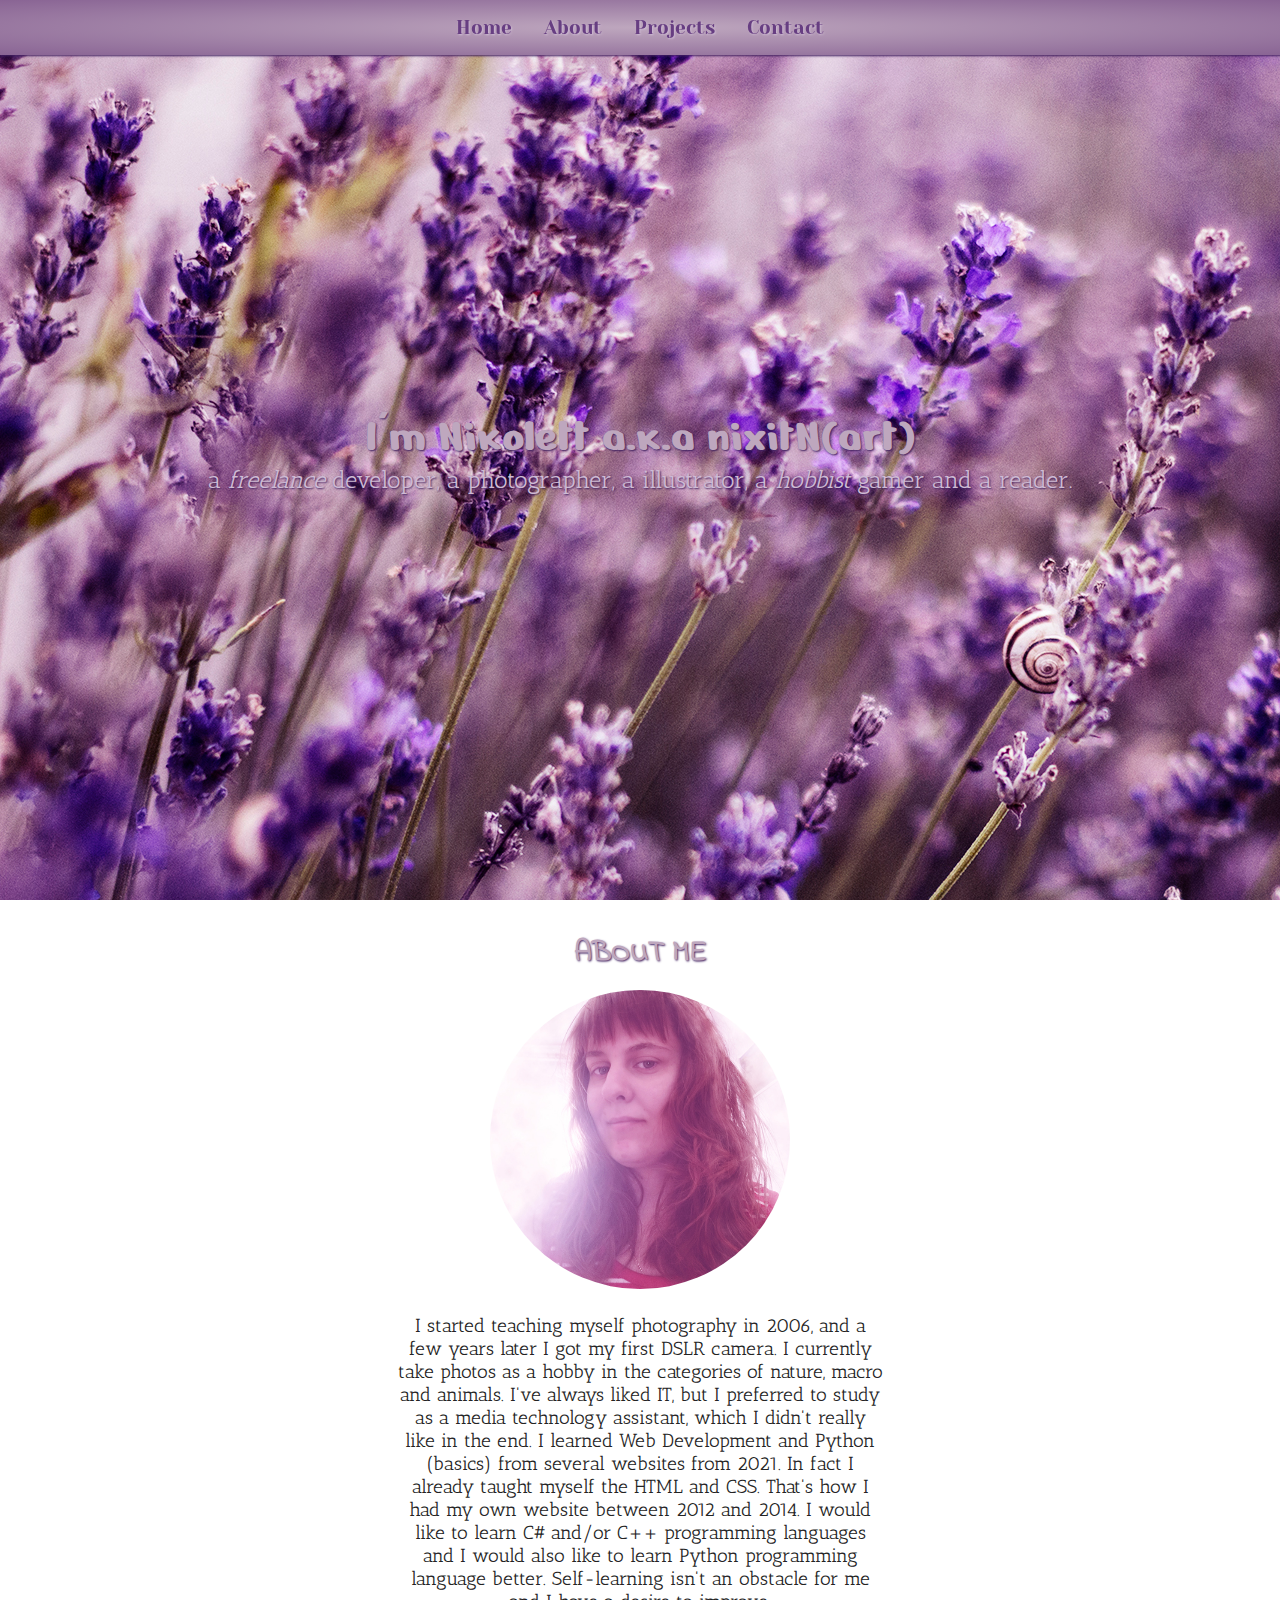
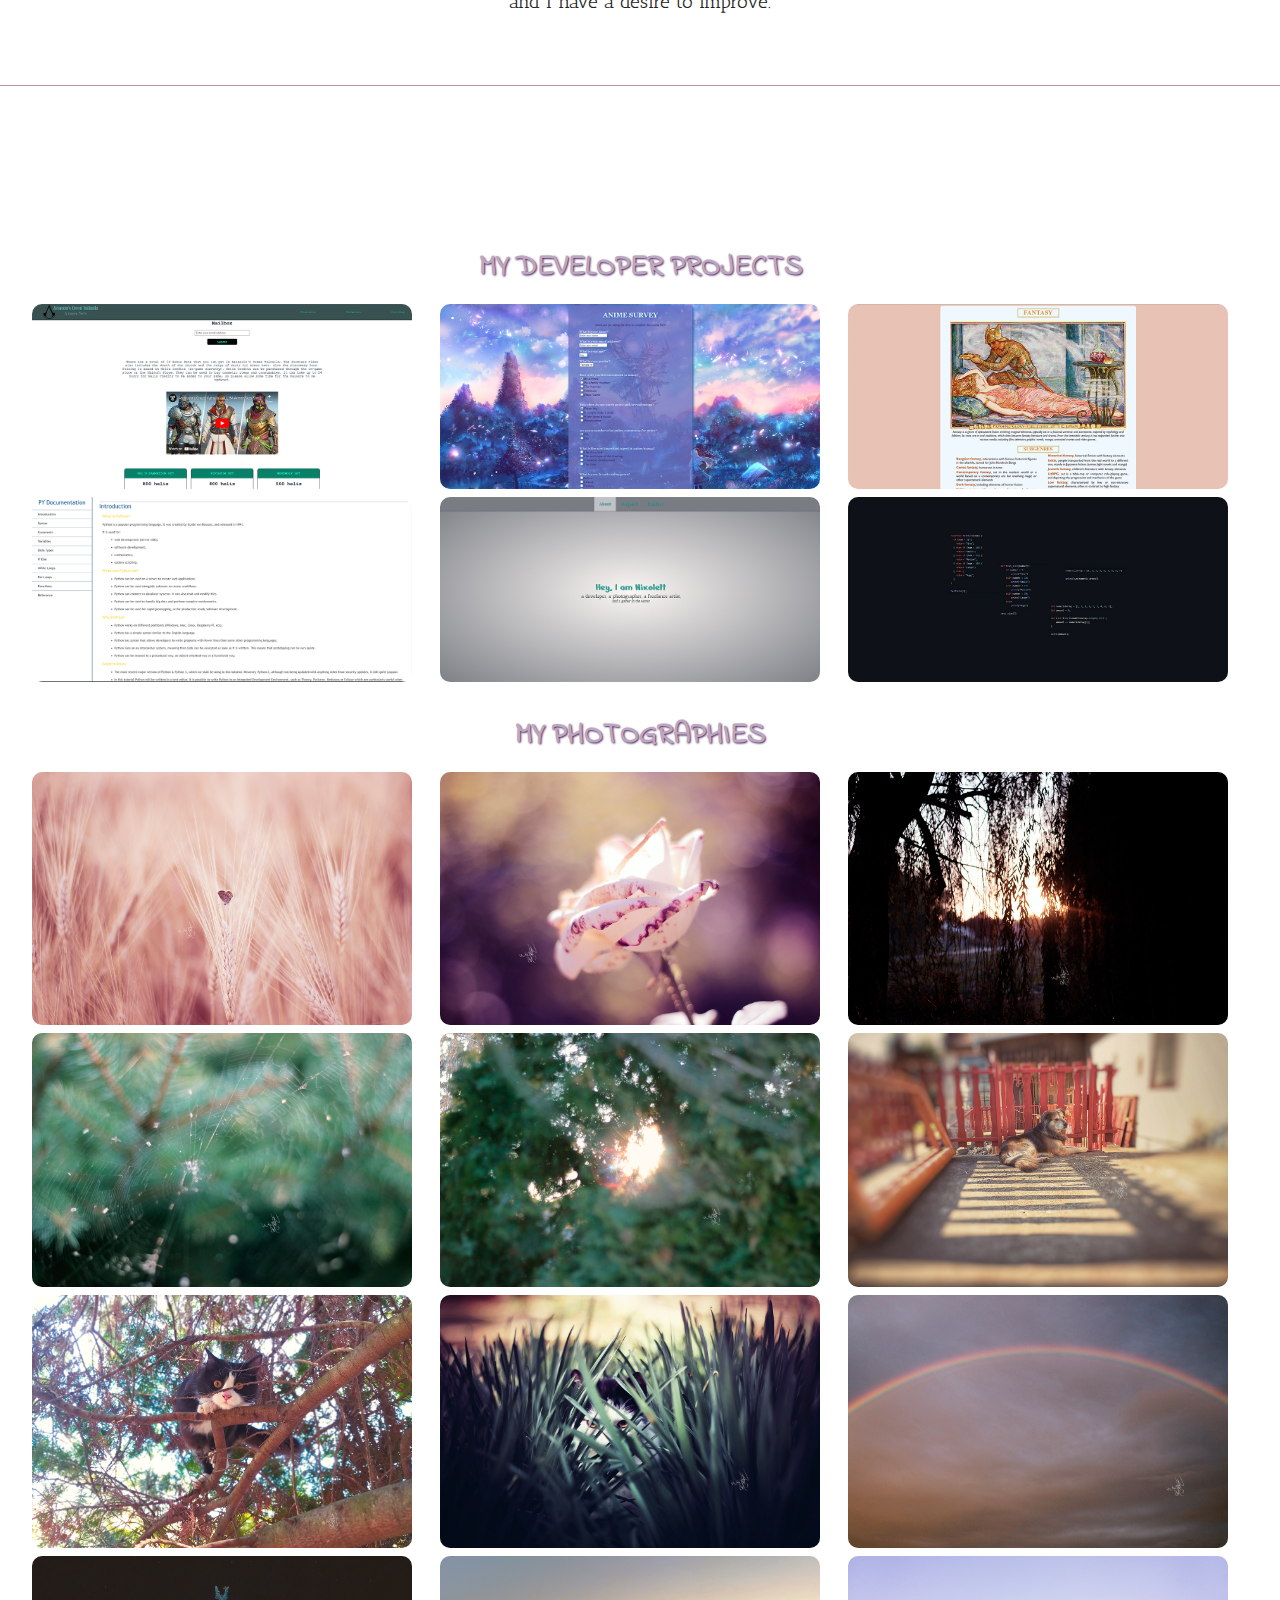
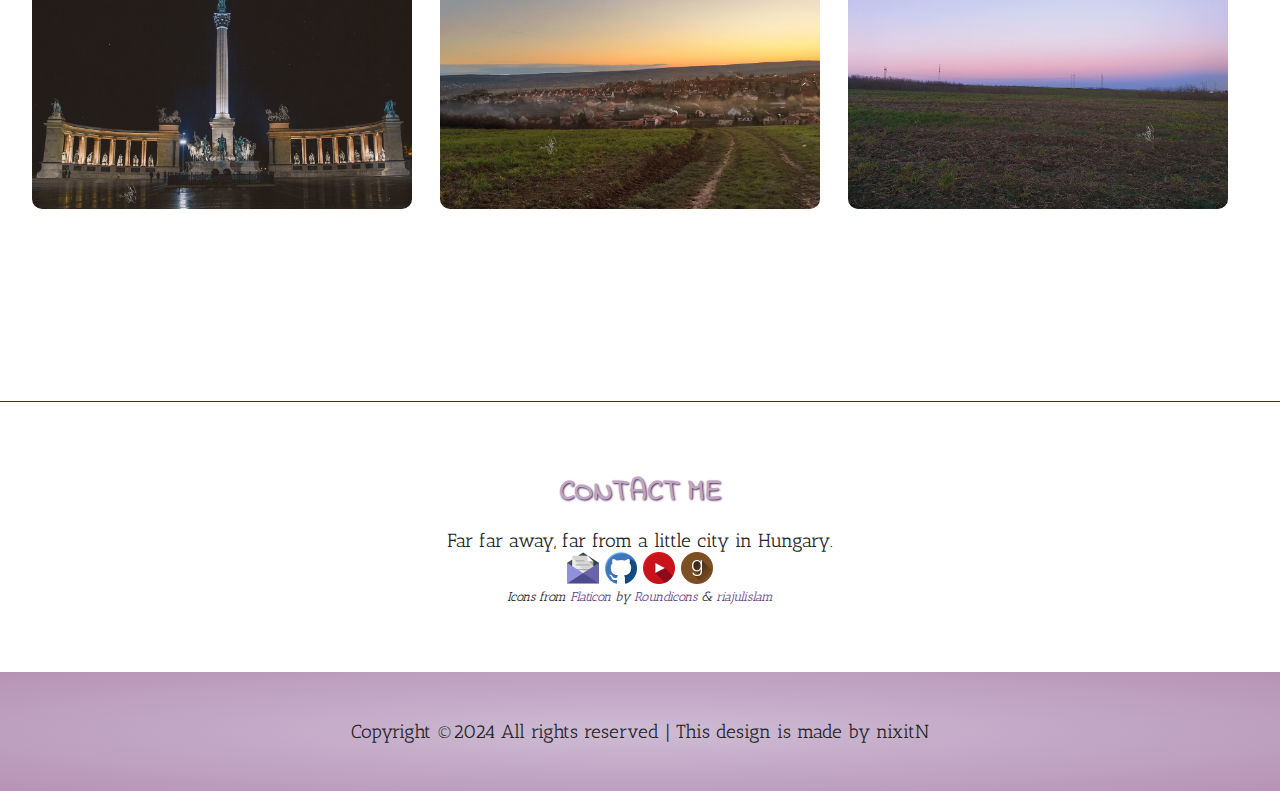
<file: index.html>
<!DOCTYPE html>
<html lang="en">
<head>
    <meta charset="UTF-8">
    <meta name="viewport" content="width=device-width, initial-scale=1.0">
    <link rel="stylesheet" href="style.css">
    <link rel="preconnect" href="https://fonts.googleapis.com">
    <link rel="preconnect" href="https://fonts.gstatic.com" crossorigin>
    <link href="https://fonts.googleapis.com/css2?family=Antic+Slab&family=Indie+Flower&family=Nerko+One&family=Yeseva+One&display=swap" rel="stylesheet">
    <title>nixitN's Portfolio.</title>
</head>
<body>
  <nav id="navbar" class="navigation">
    <ul class="navigation-list">
        <li><a href="#home">Home</a></li>
        <li><a href="#about">About</a></li>
        <li><a href="#projects">Projects</a></li>
        <li><a href="#contact">Contact</a></li>
    </ul>
  </nav>
  
  <section id="home" class="welcome">
    <h1>I'm Nikolett a.k.a nixitN(art)</h1>
    <p> a <i>freelance</i> developer, a photographer, a illustrator, a <i>hobbist</i> gamer and a reader. </p>
  </section>

  <section id="about" class="about">
    <h2>About me</h2>
    <img src="images/myself.jpg"> 
    <p>
      I started teaching myself photography in 2006, and a few years later I got my first DSLR camera. I currently take photos as a hobby in the categories of nature, macro and animals. I've always liked IT, but I preferred to study as a media technology assistant, which I didn't really like in the end. I learned Web Development and Python (basics) from several websites from 2021. In fact I already taught myself the HTML and CSS. That's how I had my own website between 2012 and 2014. I would like to learn C# and/or C++ programming languages and I would also like to learn Python programming language better. Self-learning isn't an obstacle for me and I have a desire to improve.
    </p>
  </section>

  <section id="projects" class="projects">

    <h2>My developer projects</h2>
      <div class="projects-grid">
        <a href="https://github.com/nixitN/fcc-projects/tree/main/responsive-webdesign/product-landing" target="_blank" class="project"><img src="images/project.jpg" alt="Product Landing">
          <div class="description-overlay">
            <p class="project-title">※ Product Landing ※</p>
            <p></p>
          </div>
        </a>

        <a href="https://github.com/nixitN/fcc-projects/tree/main/responsive-webdesign/survey-form" target="_blank" class="project"><img src="images/project1.jpg" alt="Survey Form">
          <div class="description-overlay">
            <p class="project-title">※ Survey Form ※</p>
          </div>
        </a>

        <a href="https://github.com/nixitN/fcc-projects/tree/main/responsive-webdesign/tribute-page" target="_blank" class="project"><img src="images/project2.jpg" alt="Tribute Page">
          <div class="description-overlay">
            <p class="project-title">※ Tribute Page ※</p>
          </div>
        </a>

        <a href="https://github.com/nixitN/fcc-projects/tree/main/responsive-webdesign/technicaldoc-page" target="_blank" class="project"><img src="images/project3.jpg" alt="Technical Documentation Page">
          <div class="description-overlay">
            <p class="project-title">※ Technical Documentation Page ※</p>
          </div>
        </a>

        <a href="https://github.com/nixitN/fcc-projects/tree/main/responsive-webdesign/personal-portfolio" target="_blank" class="project"><img src="images/project4.jpg" alt="Personal Portfolio">
          <div class="description-overlay">
            <p class="project-title">※ Personal Portfolio ※</p>
          </div>
        </a>

        <a href="https://github.com/nixitN/js-python" target="_blank" class="project"><img src="images/project5.jpg" alt="JavaScript vs Python">
          <div class="description-overlay">
            <p class="project-title">※ JavaScript vs Python ※</p>
          </div>
        </a>
      </div>


    <h2>My Photographies</h2>
      <div class="projects-grid">
        <a href="#" target="_blank" class="project"><img src="images/phproject1.jpg" alt="Lost in the Wheat">
          <div class="description-overlay">
            <p class="project-title">※ Lost in the Wheat ※</p>
            <p></p>
          </div>
        </a>

        <a href="#" target="_blank" class="project"><img src="images/phproject2.jpg" alt="A Sad Rose">
          <div class="description-overlay">
            <p class="project-title">※ A Sad Rose ※</p>
            <p></p>
          </div>
        </a>

        <a href="#" target="_blank" class="project"><img src="images/phproject3.jpg" alt="The Path of the Light">
          <div class="description-overlay">
            <p class="project-title">※ The Path of the Light ※</p>
            <p></p>
          </div>
        </a>

        <a href="#" target="_blank" class="project"><img src="images/phproject4.jpg" alt="Spiderweb">
          <div class="description-overlay">
            <p class="project-title">※ Spiderweb ※</p>
            <p></p>
          </div>
        </a>

        <a href="#" target="_blank" class="project"><img src="images/phproject5.jpg" alt="Lightness">
          <div class="description-overlay">
            <p class="project-title">※ Lightness ※</p>
            <p></p>
          </div>
        </a>

        <a href="#" target="_blank" class="project"><img src="images/phproject6.jpg" alt="Lost in Thoughts">
          <div class="description-overlay">
            <p class="project-title">※ Lost in Thoughts ※</p>
            <p></p>
          </div>
        </a>

        <a href="#" target="_blank" class="project"><img src="images/phproject7.jpg" alt="Peekaboo">
          <div class="description-overlay">
            <p class="project-title">※ Peekaboo ※</p>
            <p></p>
          </div>
        </a>

        <a href="#" target="_blank" class="project"><img src="images/phproject8.jpg" alt="Ambush">
          <div class="description-overlay">
            <p class="project-title">※ Ambush ※</p>
            <p></p>
          </div>
        </a>

        <a href="#" target="_blank" class="project"><img src="images/phproject9.jpg" alt="Rainbow">
          <div class="description-overlay">
            <p class="project-title">※ Rainbow ※</p>
            <p></p>
          </div>
        </a>

        <a href="#" target="_blank" class="project"><img src="images/phproject10.jpg" alt="Heroes' Square">
          <div class="description-overlay">
            <p class="project-title">※ Heroes' Square ※</p>
            <p></p>
          </div>
        </a>

        <a href="#" target="_blank" class="project"><img src="images/phproject11.jpg" alt="Quiet Autumn">
          <div class="description-overlay">
            <p class="project-title">※ Quiet Autumn ※</p>
            <p></p>
          </div>
        </a>

        <a href="#" target="_blank" class="project"><img src="images/phproject12.jpg" alt="Still Life">
          <div class="description-overlay">
            <p class="project-title">※ Still Life ※</p>
            <p></p>
          </div>
        </a>
      </div>
  </section>

  <section id="contact" class="contact">
    <h2>Contact Me</h2>
    <p>Far far away, far from a little city in Hungary.</p>
    <p><a href="mailto:nixitn@gmail.com" id="profile-link" target="_blank"><img src="images/mail.png" alt="email" class="icons"></a> <a href="https://github.com/nixitn" id="profile-link" target="_blank"><img src="images/github.png" alt="github" class="icons"></a> <a href="https://www.youtube.com/@nixitn" id="profile-link" target="_blank"><img src="images/youtube.png" alt="youtube" class="icons"></a> <a href="https://www.goodreads.com/user/show/106806143" id="profile-link" target="_blank"><img src="images/goodreads.png" alt="goodreads" class="icons"></a></p>
    <p class="credits">Icons from <a href="https://www.flaticon.com" target="_blank" rel="noopener noreferrer">Flaticon</a> by <a href="https://www.flaticon.com/authors/roundicons" target="_blank" rel="noopener noreferrer">Roundicons</a> & <a href="https://www.flaticon.com/authors/riajulislam" target="_blank" rel="noopener noreferrer">riajulislam</a></p>
  </section>

  <footer>
    <p>Copyright ©2024 All rights reserved | This design is made by nixitN</p>
  </footer>
</body>
</html>
</file>
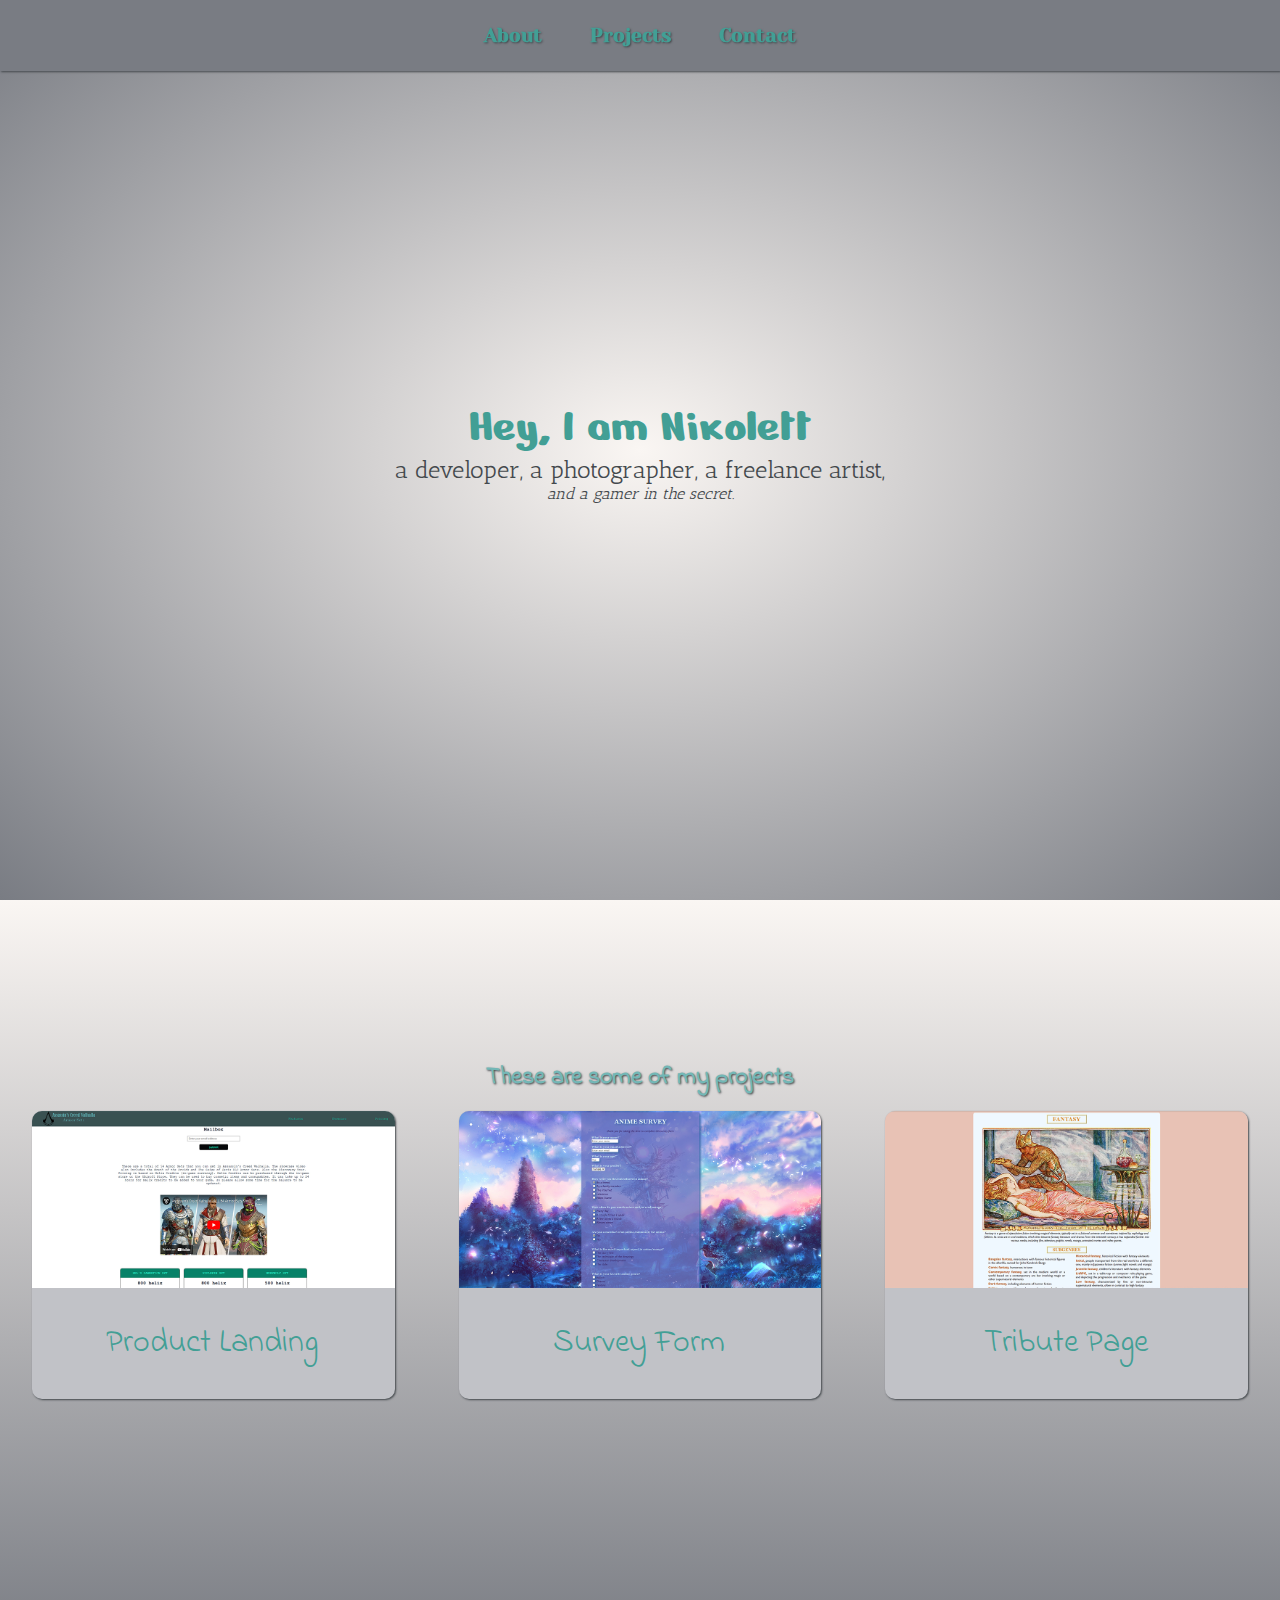
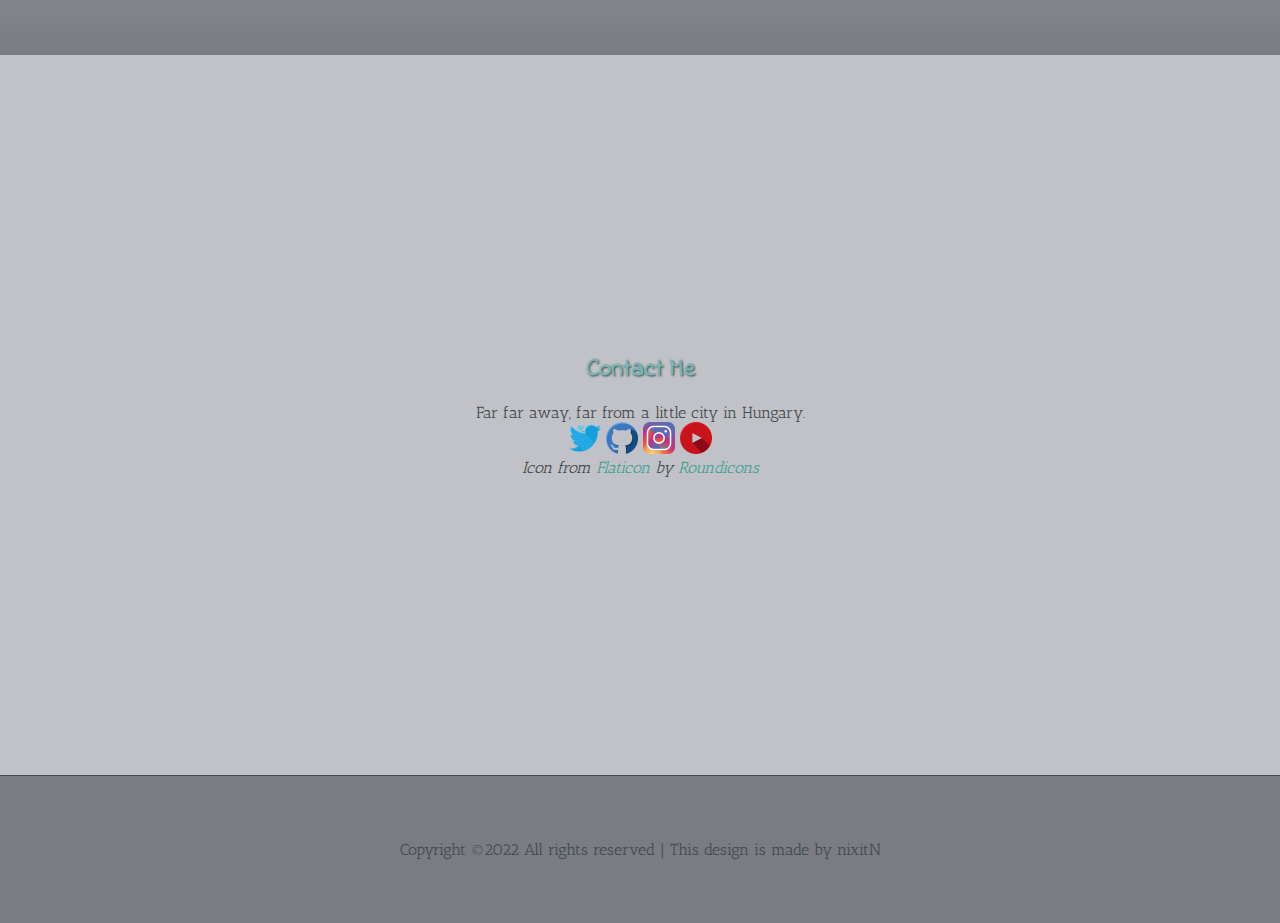
<file: developer-projects/personal-portfolio/index.html>
<!DOCTYPE html>
<html lang="en">
<head>
    <meta charset="UTF-8">
    <meta name="viewport" content="width=device-width, initial-scale=1.0">
    <link rel="stylesheet" href="style.css">
    <link rel="preconnect" href="https://fonts.googleapis.com">
    <link rel="preconnect" href="https://fonts.gstatic.com" crossorigin>
    <link href="https://fonts.googleapis.com/css2?family=Antic+Slab&family=Indie+Flower&family=Nerko+One&family=Yeseva+One&display=swap" rel="stylesheet">
    <title>nixitN's portfolio.</title>
</head>
<body>
  <nav id="navbar" class="navigation">
    <ul class="navigation-list">
        <li><a href="#welcome-section">About</a></li>
        <li><a href="#projects">Projects</a></li>
        <li><a href="#contact">Contact</a></li>
    </ul>
  </nav>
  
  <section id="welcome-section" class="welcome">
    <h1>Hey, I am Nikolett</h1>
    <p>a developer, a photographer, a freelance artist,</p>
    <p class="secret">and a gamer in the secret.</p>
  </section>

  <section id="projects" class="projects">
    <h2>These are some of my projects</h2>
    <div class="project-tile">
      <a href="https://github.com/nixitN/fcc-projects/tree/main/product-landing" target="_blank" class="project"><img src="images/project.jpg" alt="Product Landing">
        <p class="project-title"><span class="emblem">{</span>Product Landing<span class="emblem">}</span></p>
      </a>
      <a href="https://github.com/nixitN/fcc-projects/tree/main/survey-form" target="_blank" class="project"><img src="images/project1.jpg" alt="Survey Form">
        <p class="project-title"><span class="emblem">{</span>Survey Form<span class="emblem">}</span></p>
      </a>
      <a href="https://github.com/nixitN/fcc-projects/tree/main/tribute-page" target="_blank" class="project"><img src="images/project2.jpg" alt="Tribute Page">
        <p class="project-title"><span class="emblem">{</span>Tribute Page<span class="emblem">}</span></p>
      </a>
    </div>
  </section>

  <section id="contact" class="contact">
    <h2>Contact Me</h2>
    <p>Far far away, far from a little city in Hungary.</p>
    <p><a href="https://twitter.com/nixitNart" id="profile-link" target="_blank"><img src="images/twitter.png" alt="twitter" class="icons"></a> <a href="https://github.com/nixitn" id="profile-link" target="_blank"><img src="images/github.png" alt="github" class="icons"></a> <a href="https://www.instagram.com/nixitnart" id="profile-link" target="_blank"><img src="images/instagram.png" alt="instagram" class="icons"></a> <a href="https://www.youtube.com/@nixitn" id="profile-link" target="_blank"><img src="images/youtube.png" alt="youtube" class="icons"></a></p>
    <p><i>Icon from <a href="https://www.flaticon.com" target="_blank" rel="noopener noreferrer">Flaticon</a> by <a href="https://www.flaticon.com/authors/roundicons" target="_blank" rel="noopener noreferrer">Roundicons</a></i></p>
  </section>

  <footer>
    <p>Copyright ©2022 All rights reserved | This design is made by nixitN</p>
  </footer>
</body>
</html>
</file>
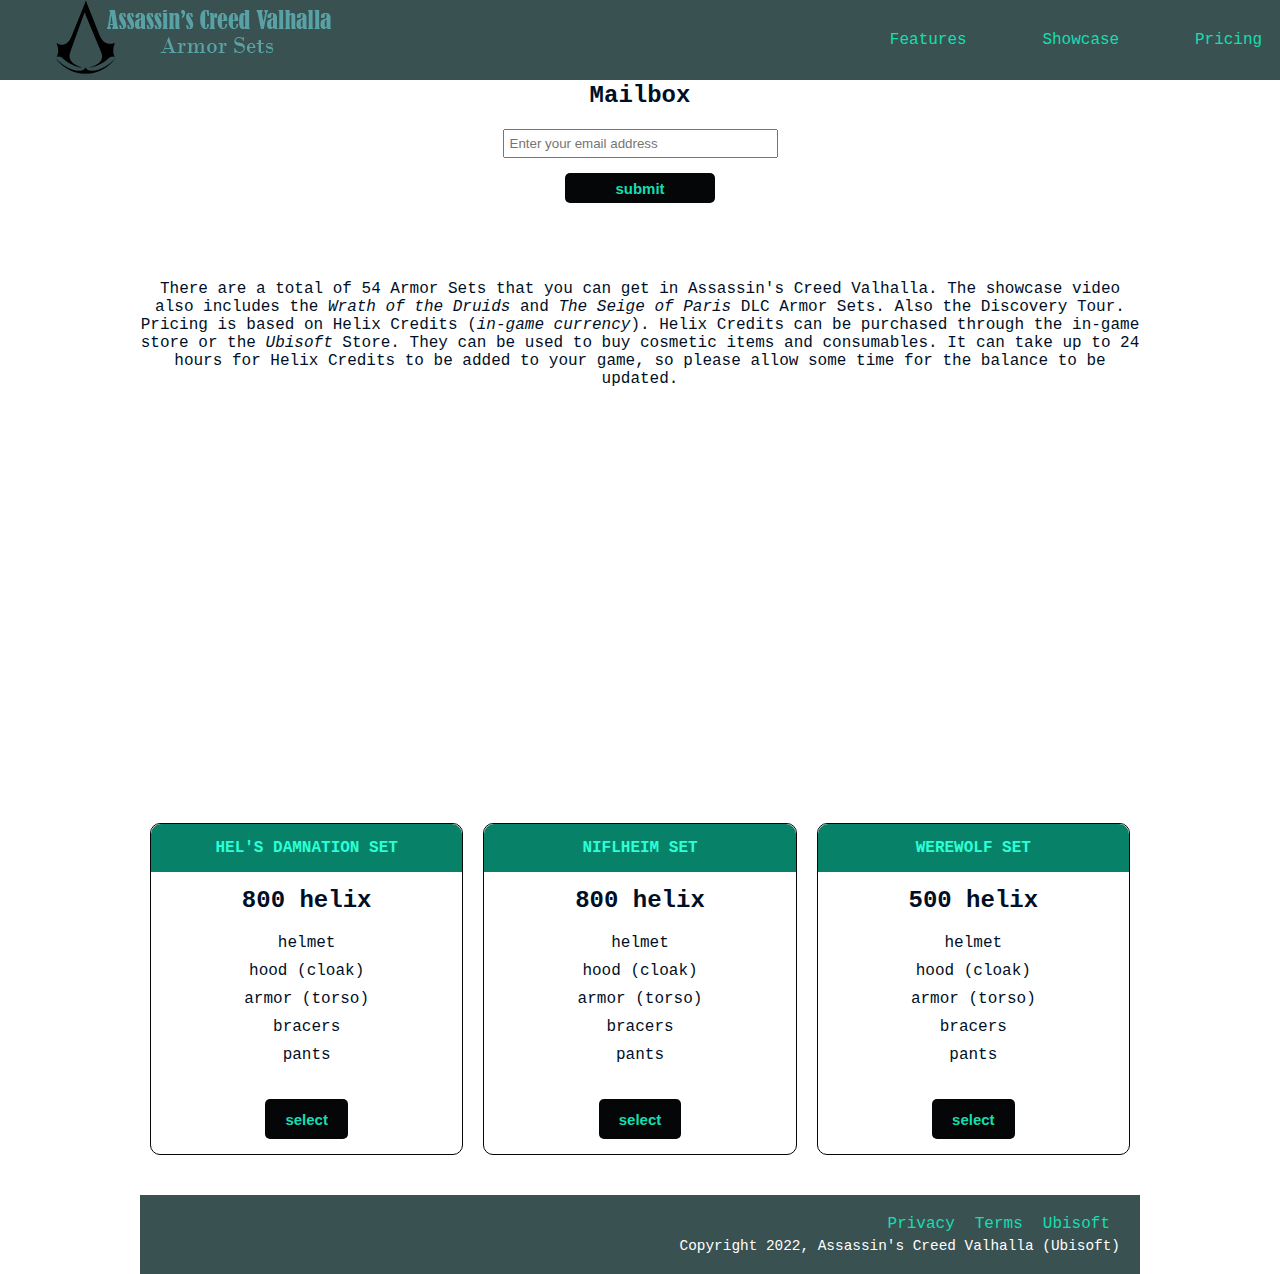
<file: developer-projects/product-landing/index.html>
<!DOCTYPE html>
<html lang="en">
<head>
    <meta charset="UTF-8">
    <meta name="viewport" content="width=device-width, initial-scale=1.0">
    <link rel="stylesheet" href="style.css">
    <title>AC: Valhalla's Armor Sets</title>
</head>
<body>
    <div id="wrapper">
        <header id="header">
            <div class="logo">
                <img id="header-img" src="logo.png" alt="logo here">
            </div>
            <nav id="nav-bar">
                <ul>
                    <li ><a href="#features" class="nav-link">Features</a></li>
                    <li ><a href="#showcase" class="nav-link">Showcase</a></li>
                    <li ><a href="#pricing" class="nav-link">Pricing</a></li>
                </ul>
            </nav>
        </header>

        <section id="mail-box">
            <h2>Mailbox</h2>
            <form action="https://www.freecodecamp.com/email-submit" id="form">
                <input type="email" id="email" name="email" placeholder="Enter your email address" required>
                <input type="submit" id="submit" value="Submit" class="button">
            </form>
        </section>

        <div class="container">
            <section id="features">
                <p>There are a total of 54 Armor Sets that you can get in Assassin's Creed Valhalla. The showcase video also includes the <i>Wrath of the Druids</i> and <i>The Seige of Paris</i> DLC Armor Sets. Also the Discovery Tour. Pricing is based on Helix Credits (<i>in-game currency</i>). Helix Credits can be purchased through the in-game store or the <i>Ubisoft</i> Store. They can be used to buy cosmetic items and consumables. It can take up to 24 hours for Helix Credits to be added to your game, so please allow some time for the balance to be updated.</p>
                </ul>
            </section>
            <section id="showcase">
                <iframe id="video" width="100%" height="315" src="https://www.youtube.com/embed/c3igy8fjGf0" title="All 54 Armor Sets Showcase" frameborder="0" allow="accelerometer; autoplay; clipboard-write; encrypted-media; gyroscope; picture-in-picture" allowfullscreen></iframe>
            </section>
            <section id="pricing">
                <div class="set" id="hels-damnation-set">
                    <div class="armor">Hel's Damnation Set</div>
                    <h2>800 helix</h2>
                    <ol>
                        <li>helmet</li>
                        <li>hood (cloak)</li>
                        <li>armor (torso)</li>
                        <li>bracers</li>
                        <li>pants</li>
                    </ol>
                    <button class="button">Select</button>
                </div>
                <div class="set" id="niflheim-set">
                    <div class="armor">Niflheim Set</div>
                    <h2>800 helix</h2>
                    <ol>
                        <li>helmet</li>
                        <li>hood (cloak)</li>
                        <li>armor (torso)</li>
                        <li>bracers</li>
                        <li>pants</li>
                    </ol>
                    <button class="button">Select</button>
                </div>
                <div class="set" id="werewolf-set">
                    <div class="armor">Werewolf Set</div>
                    <h2>500 helix</h2>
                    <ol>
                        <li>helmet</li>
                        <li>hood (cloak)</li>
                        <li>armor (torso)</li>
                        <li>bracers</li>
                        <li>pants</li>
                    </ol>
                    <button class="button">Select</button>
                </div>
            </section>
            <footer>
                <ul>
                    <li><a href="#">Privacy</a></li>
                    <li><a href="#">Terms</a></li>
                    <li><a href="https://www.ubisoft.com/en-gb/" target="_blank">Ubisoft</a></li>
                </ul>
                <span>Copyright 2022, Assassin's Creed Valhalla (Ubisoft)</span>
            </footer>
        </div>
    </div>   
</body>
</html>
</file>
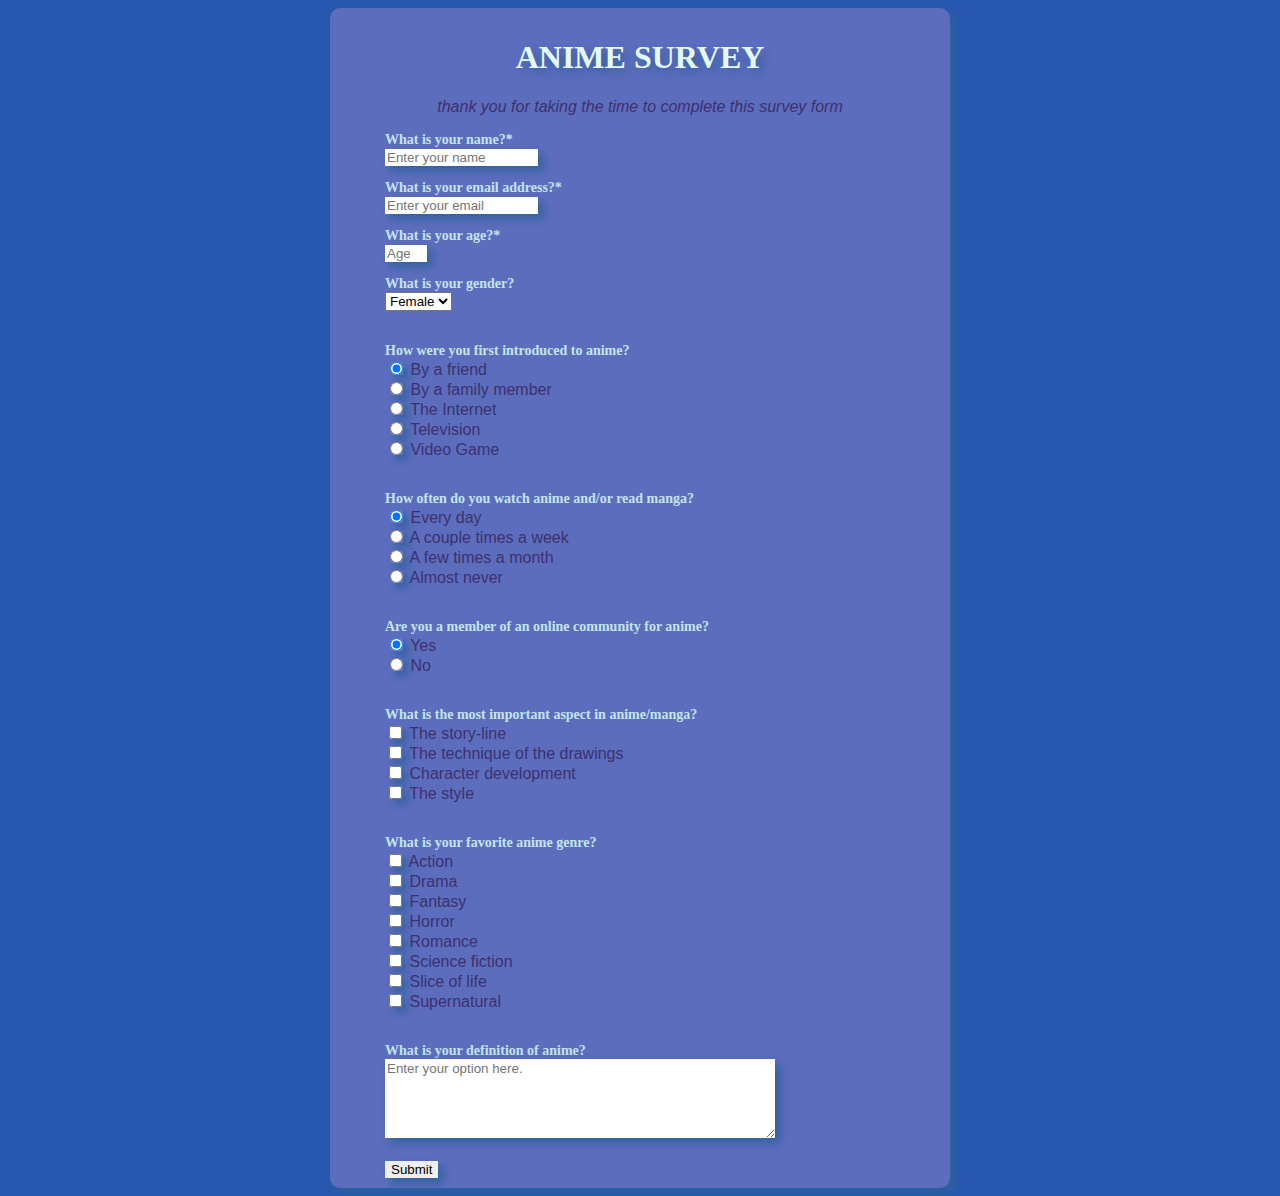
<file: developer-projects/survey-form/index.html>
<!DOCTYPE html>
<html>
<head>
    <meta charset="UTF-8">
    <title>Anime Survey Form</title>
    <link rel="stylesheet" href="style.css">
</head>
<body>
    
    <div id="content">
        <div id="header">
            <h1 id="title">Anime Survey</h1>
            <p id="description">Thank you for taking the time to complete this survey form</p>
        </div>

        <form id="survey-form">
            <label for="name" id="name-label"><h3>What is your name?*</h3></label>
            <input id="name" type="text" name="name" placeholder="Enter your name" required><br>

            <label for="email" id="email-label"><h3>What is your email address?*</h3></label>
            <input id="email" type="email" name="email" placeholder="Enter your email" required><br>

            <label for="age" id="number-label"><h3>What is your age?*</h3></label>
            <input id="number" type="number" name="age" min="3" max="100" placeholder="Age" required><br>

            <label for="gender" id="dropdown"><h3>What is your gender?</h3></label>
                <select id="dropdown">
                    <option value="female">Female</option>
                    <option value="male">Male</option>
                    <option value="other">Other</option>
                </select>

                <br><br>

            <label for="1st-introduced" id="1st-introduced"><h3>How were you first introduced to anime?</h3></label>
                <input id="radio" type="radio" name="1st-introduced" value="By a friend" checked>
                <label for="1st-introduced">By a friend</label><br>
                <input id="radio" type="radio" name="1st-introduced" value="By a family member">
                <label for="1st-introduced">By a family member</label><br>
                <input id="radio" type="radio" name="1st-introduced" value="The Internet">
                <label for="1st-introduced">The Internet</label><br>
                <input id="radio" type="radio" name="1st-introduced" value="Television">
                <label for="1st-introduced">Television</label><br>
                <input id="radio" type="radio" name="1st-introduced" value="Video Game">
                <label for="1st-introduced">Video Game</label>

                <br><br>

            <label for="watch-read" id="watch-read"><h3>How often do you watch anime and/or read manga?</h3></label>
                <input id="radio" type="radio" name="watch-read" value="Every day" checked>
                <label for="watch-read">Every day</label><br>
                <input id="radio" type="radio" name="watch-read" value="A couple times a week">
                <label for="watch-read">A couple times a week</label><br>
                <input id="radio" type="radio" name="watch-read" value="A few times a month">
                <label for="watch-read">A few times a month</label><br>
                <input id="radio" type="radio" name="watch-read" value="Almost never">
                <label for="watch-read">Almost never</label>

                <br><br>


            <label for="online-community" id="online-community"><h3>Are you a member of an online community for anime?</h3></label>
                <input id="radio" type="radio" name="online-community" value="yes" checked>
                <label for="online-community">Yes</label><br>
                <input id="radio" type="radio" name="online-community" value="no">
                <label for="online-community">No</label>

                <br><br>

            <label for="important-aspect"><h3>What is the most important aspect in anime/manga?</h3></label>
                <input id="checkbox" type="checkbox" name="important-aspect" value="The story-line">
                <label for="checkbox">The story-line</label><br>
                <input id="checkbox" type="checkbox" name="important-aspect" value="The technique of the drawings">
                <label for="checkbox">The technique of the drawings</label><br>
                <input id="checkbox" type="checkbox" name="important-aspect" value="Character development">
                <label for="checkbox">Character development</label><br>
                <input id="checkbox" type="checkbox" name="important-aspect" value="The style">
                <label for="checkbox">The style</label>

                <br><br>

            <label for="favorite-genre"><h3>What is your favorite anime genre?</h3></label>
                <input id="checkbox" type="checkbox" name="favorite-genre" value="Action">
                <label for="favorite-genre">Action</label><br>
                <input id="checkbox" type="checkbox" name="favorite-genre" value="Drama">
                <label for="favorite-genre">Drama</label><br>
                <input id="checkbox" type="checkbox" name="favorite-genre" value="Fantasy">
                <label for="favorite-genre">Fantasy</label><br>
                <input id="checkbox" type="checkbox" name="favorite-genre" value="Horror">
                <label for="favorite-genre">Horror</label><br>
                <input id="checkbox" type="checkbox" name="favorite-genre" value="Romance">
                <label for="favorite-genre">Romance</label><br>
                <input id="checkbox" type="checkbox" name="favorite-genre" value="Science fiction">
                <label for="favorite-genre">Science fiction</label><br>
                <input id="checkbox" type="checkbox" name="favorite-genre" value="Slice of life">
                <label for="favorite-genre">Slice of life</label><br>
                <input id="checkbox" type="checkbox" name="favorite-genre" value="Supernatural">
                <label for="favorite-genre">Supernatural</label>

                <br><br>

            <label for="textarea"><h3>What is your definition of anime?</h3></label>
                <textarea name="comments" id="textarea" cols="50" rows="5" placeholder="Enter your option here."></textarea>

            <br><br>

            <input id="submit" type="submit" value="Submit">
        </form>
    </div>

</body>
</html>
</file>
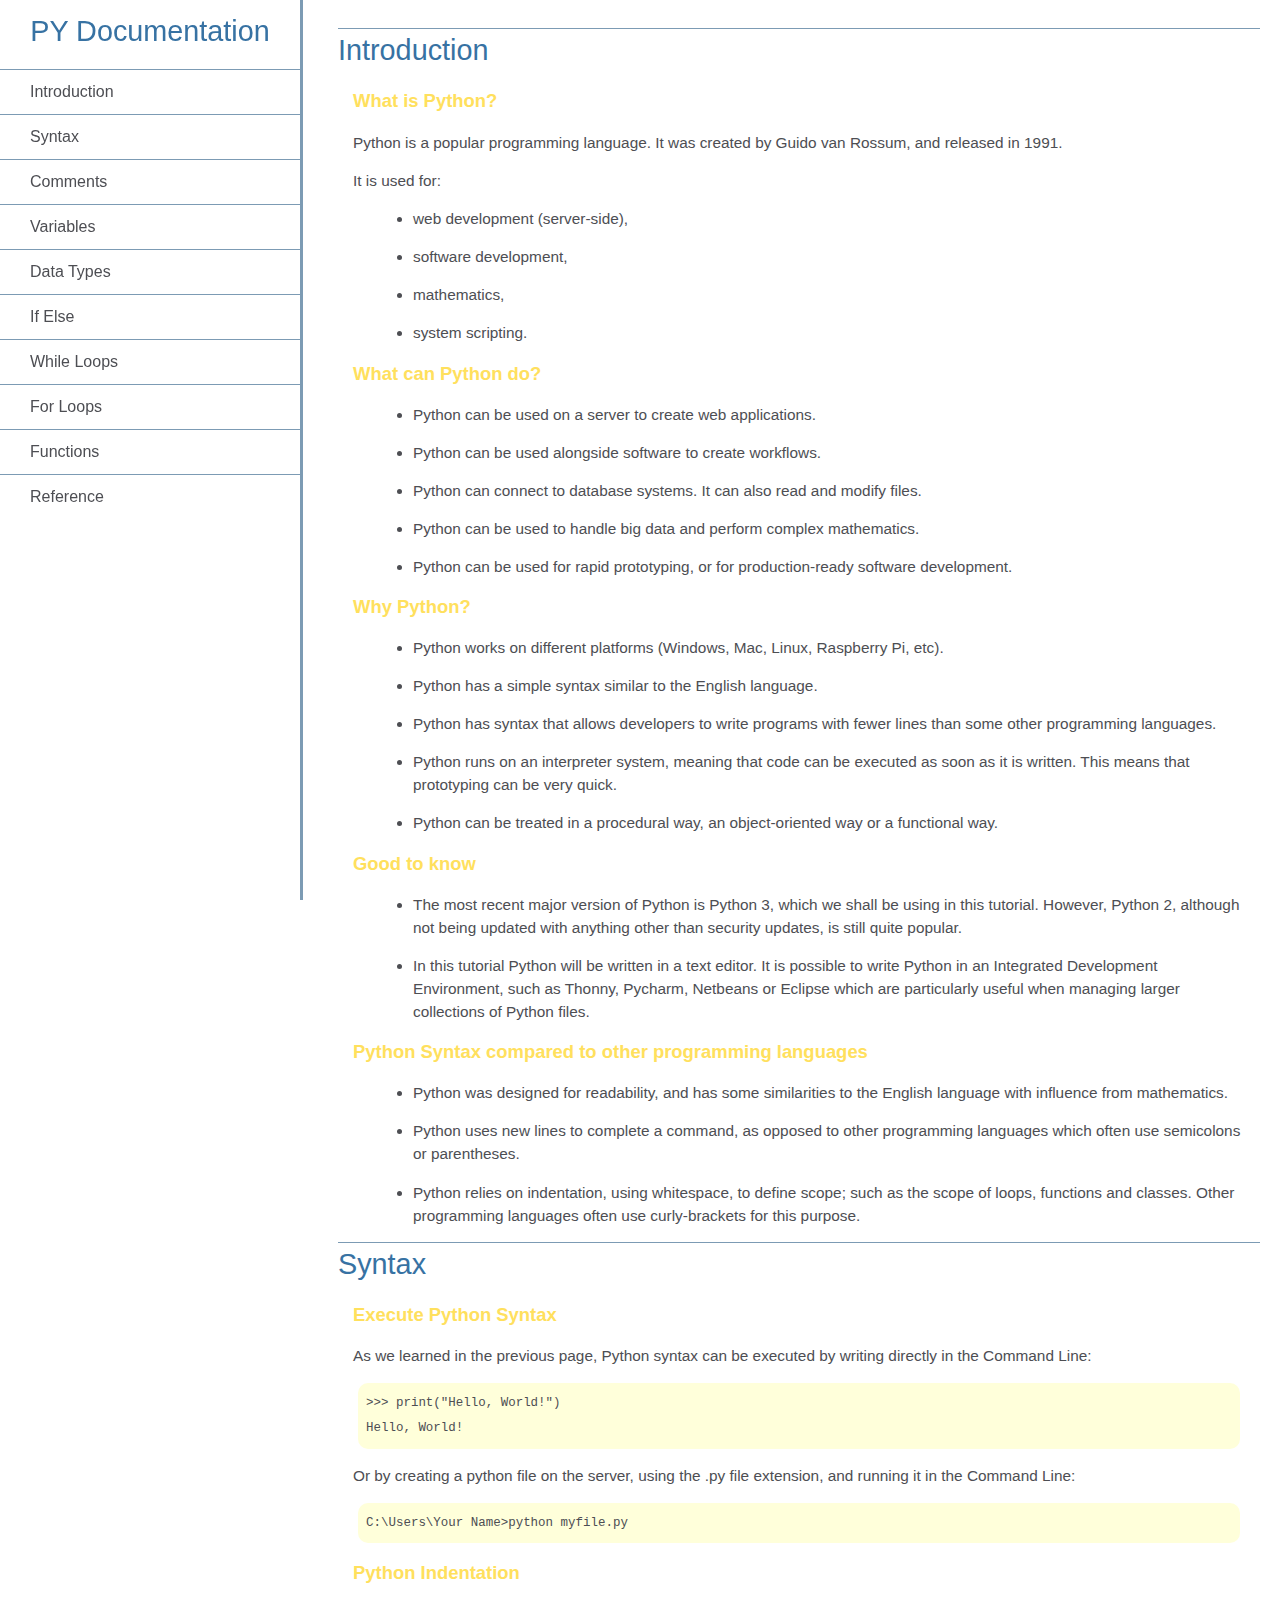
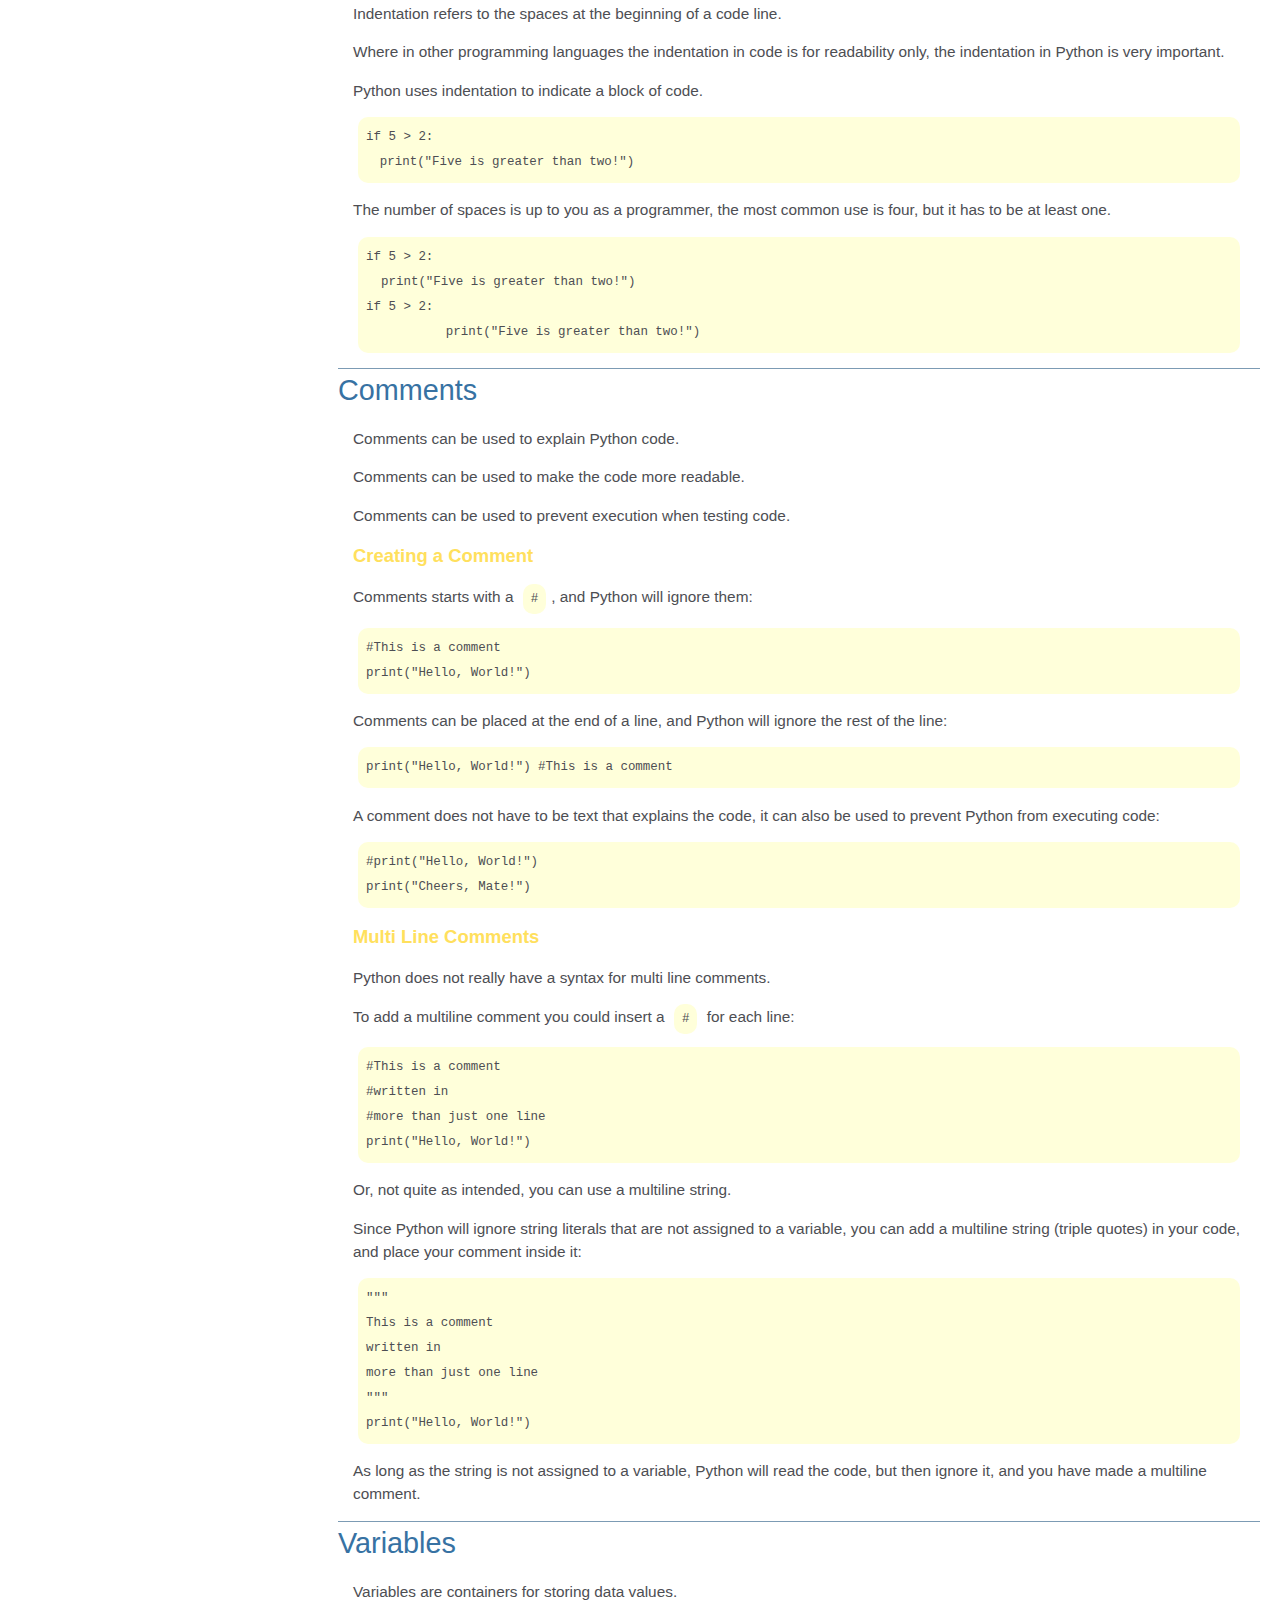
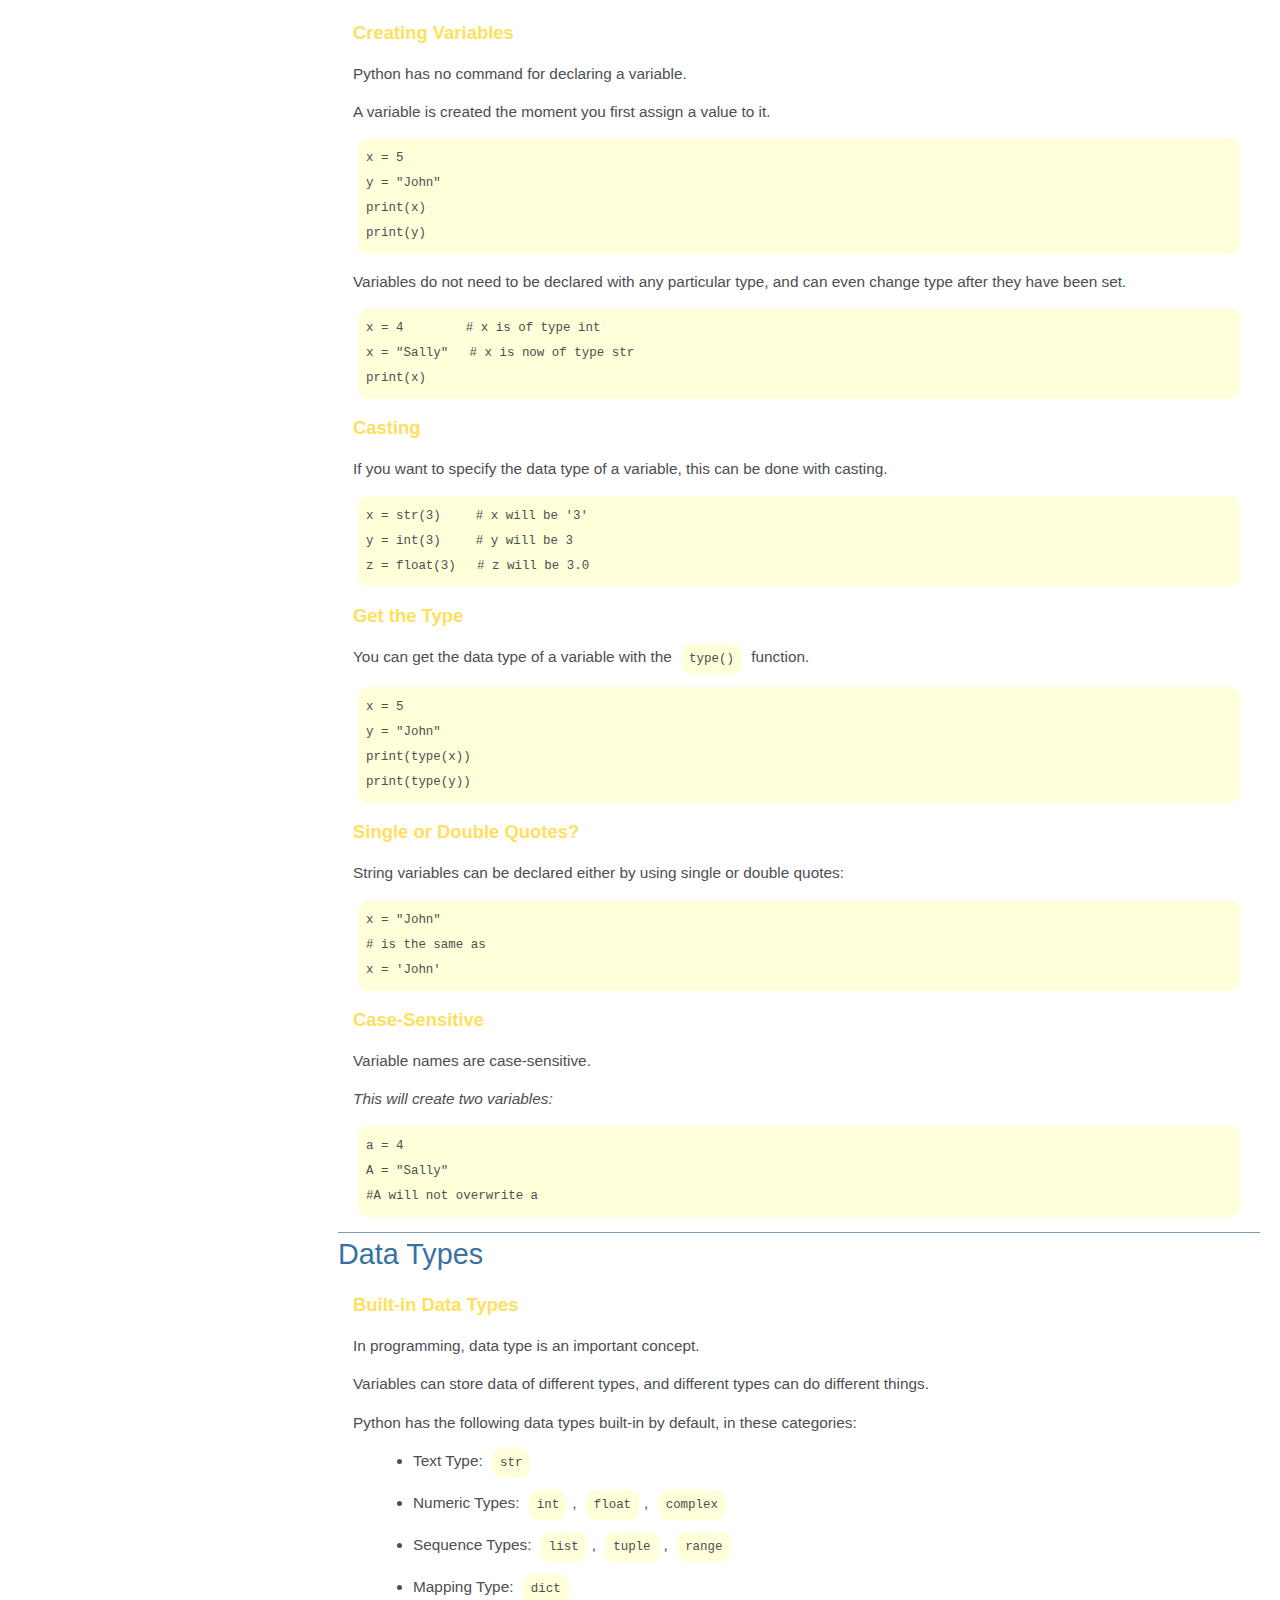
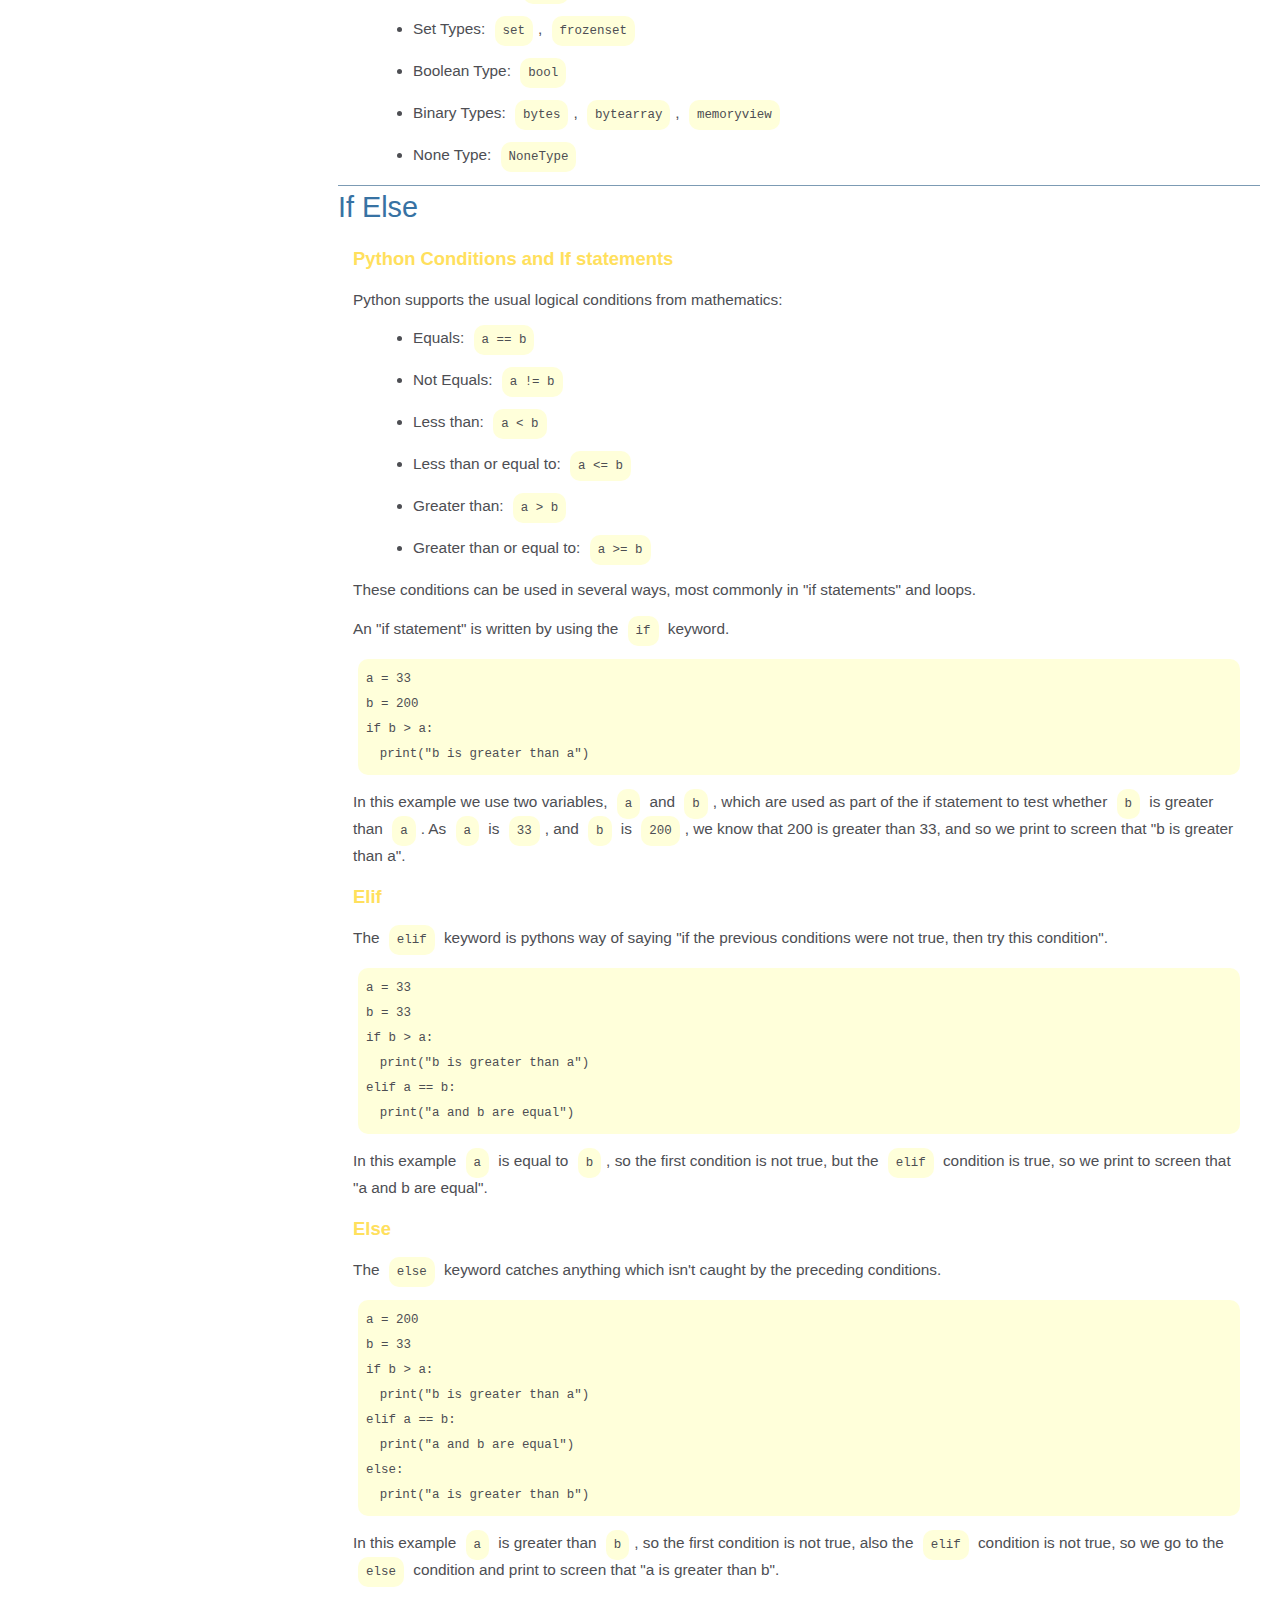
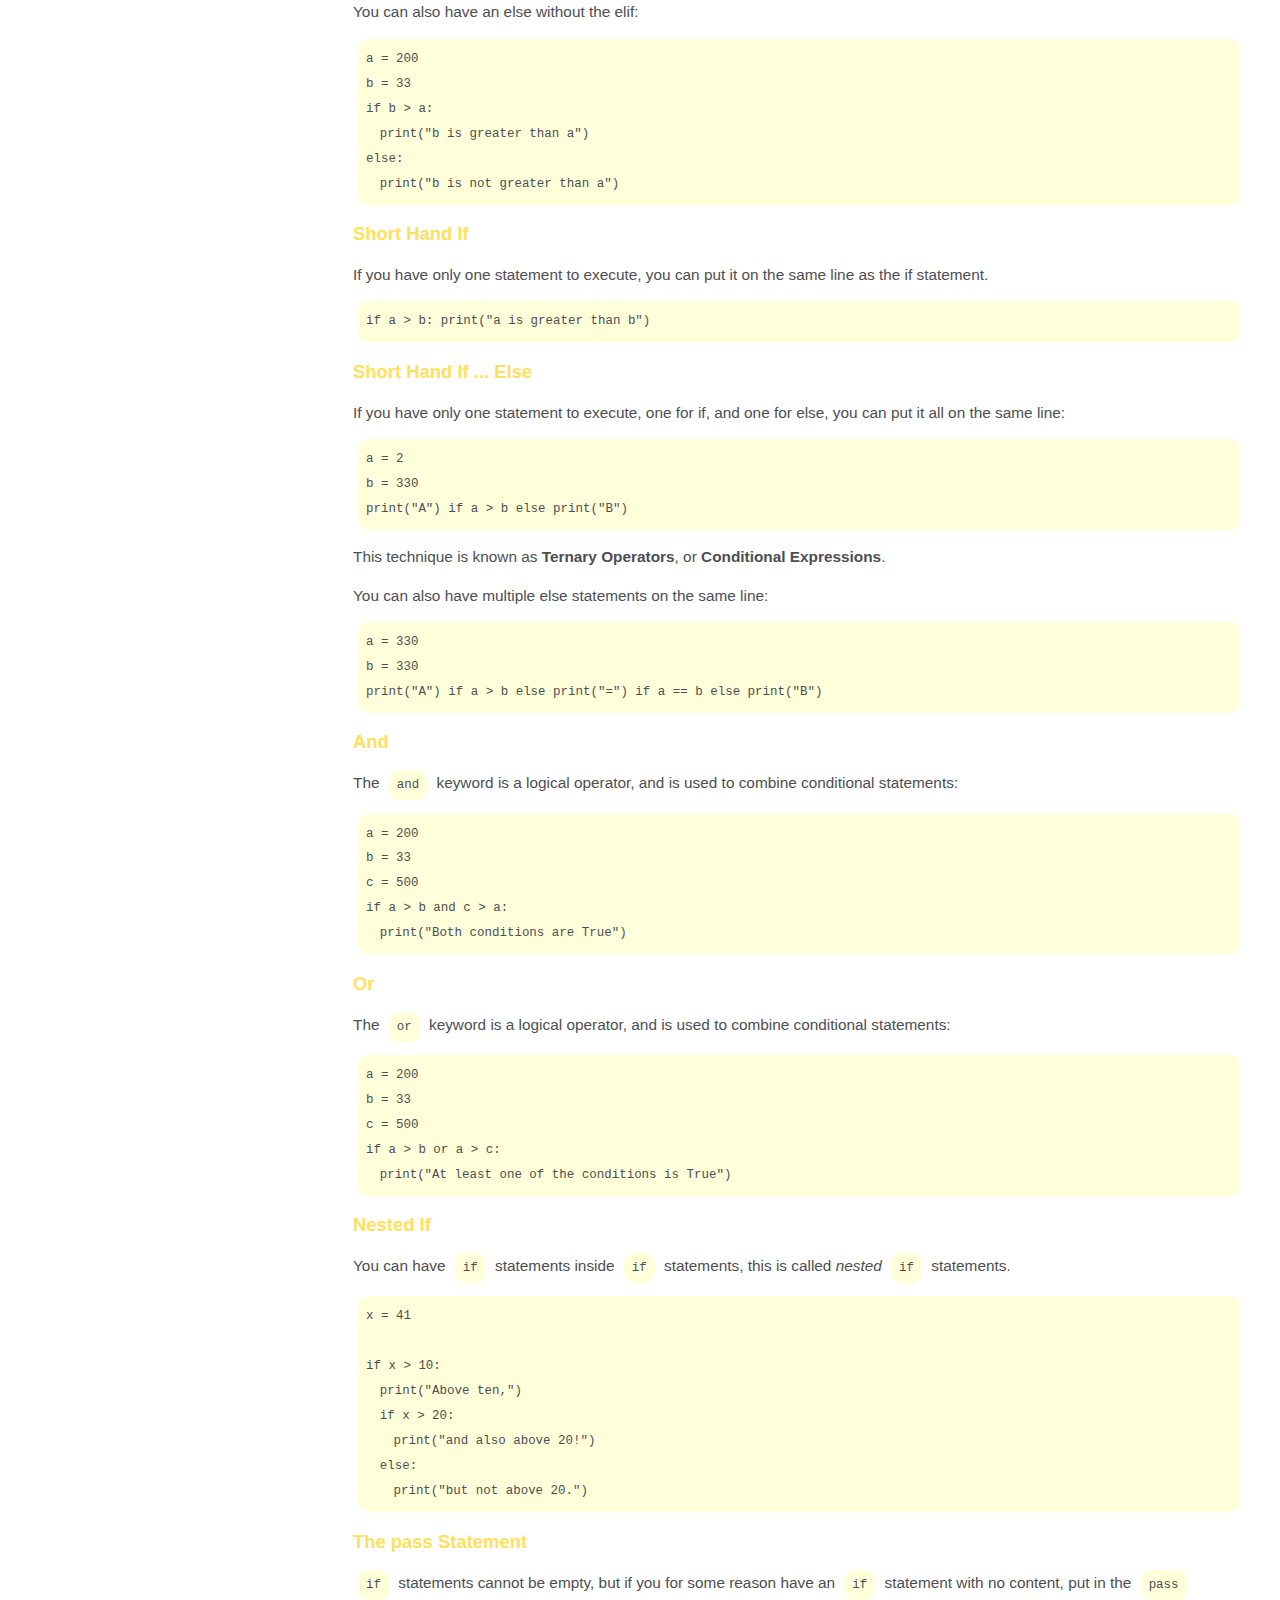
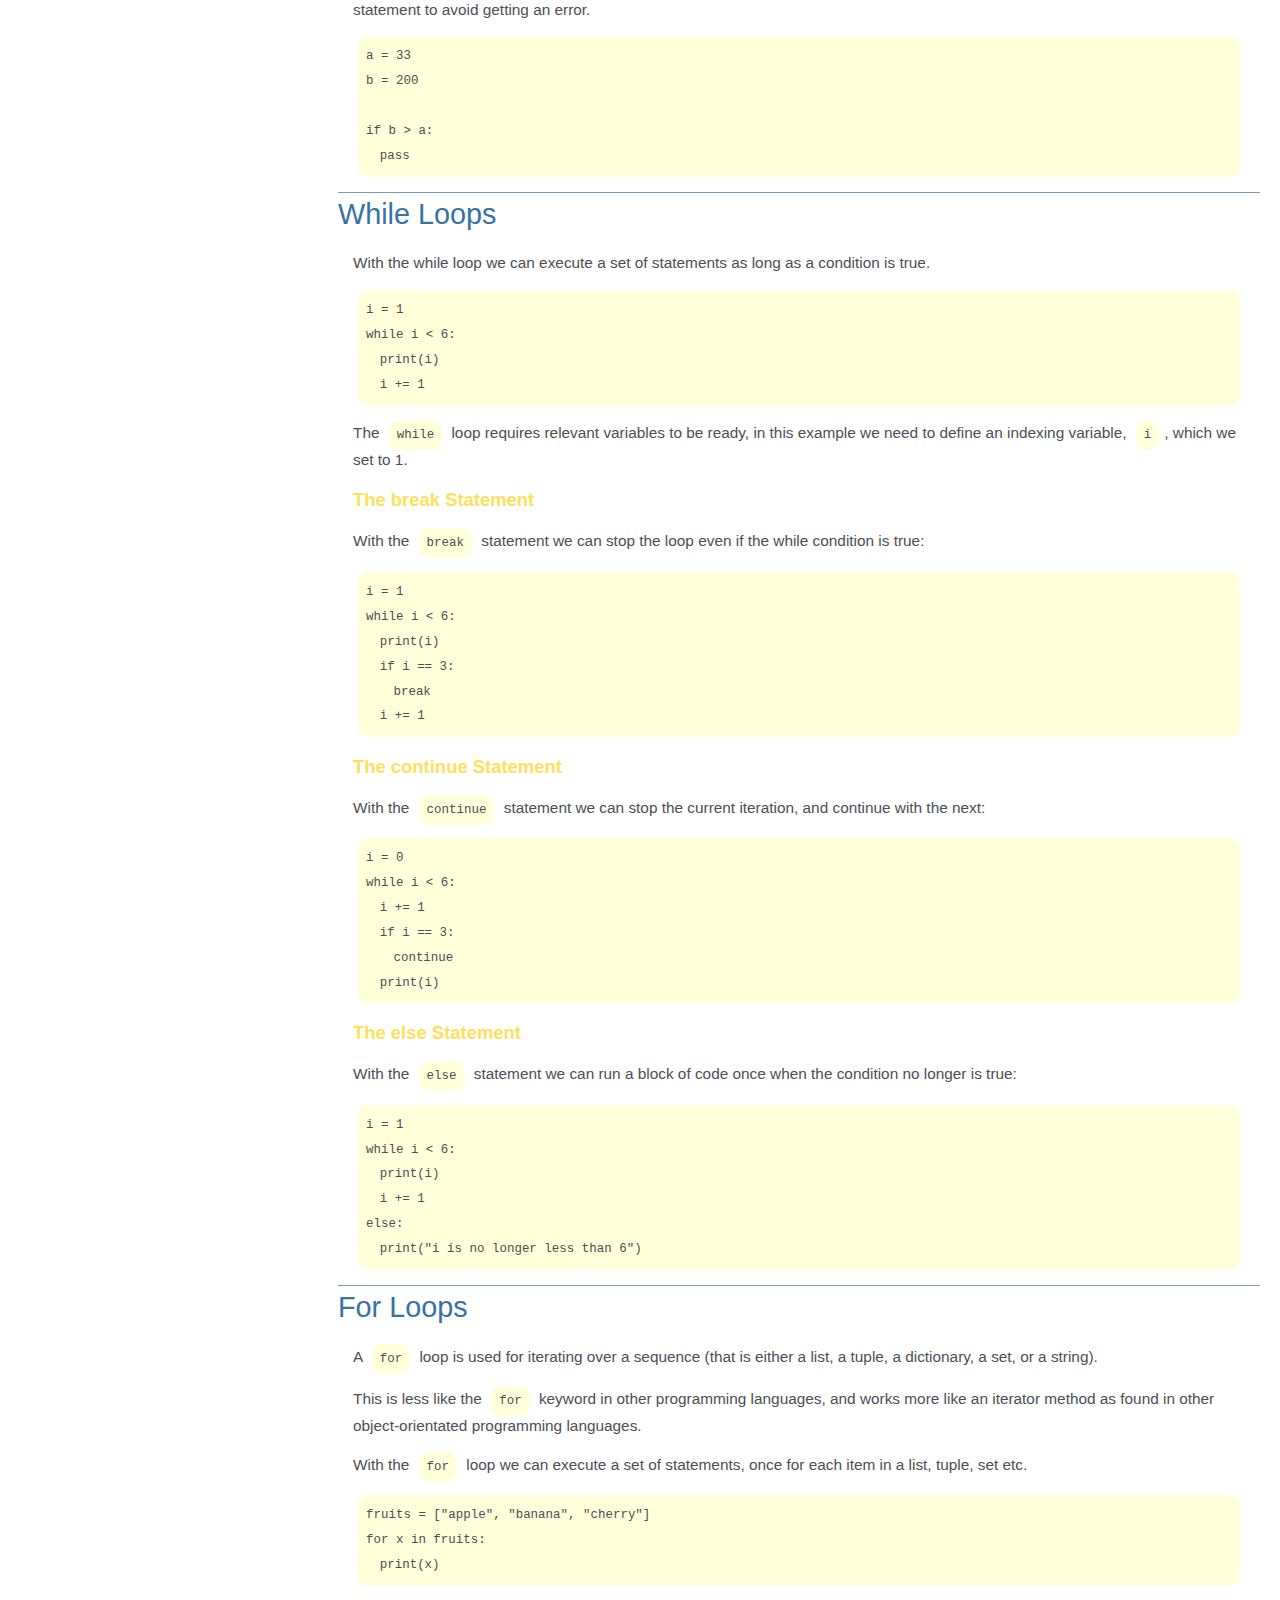
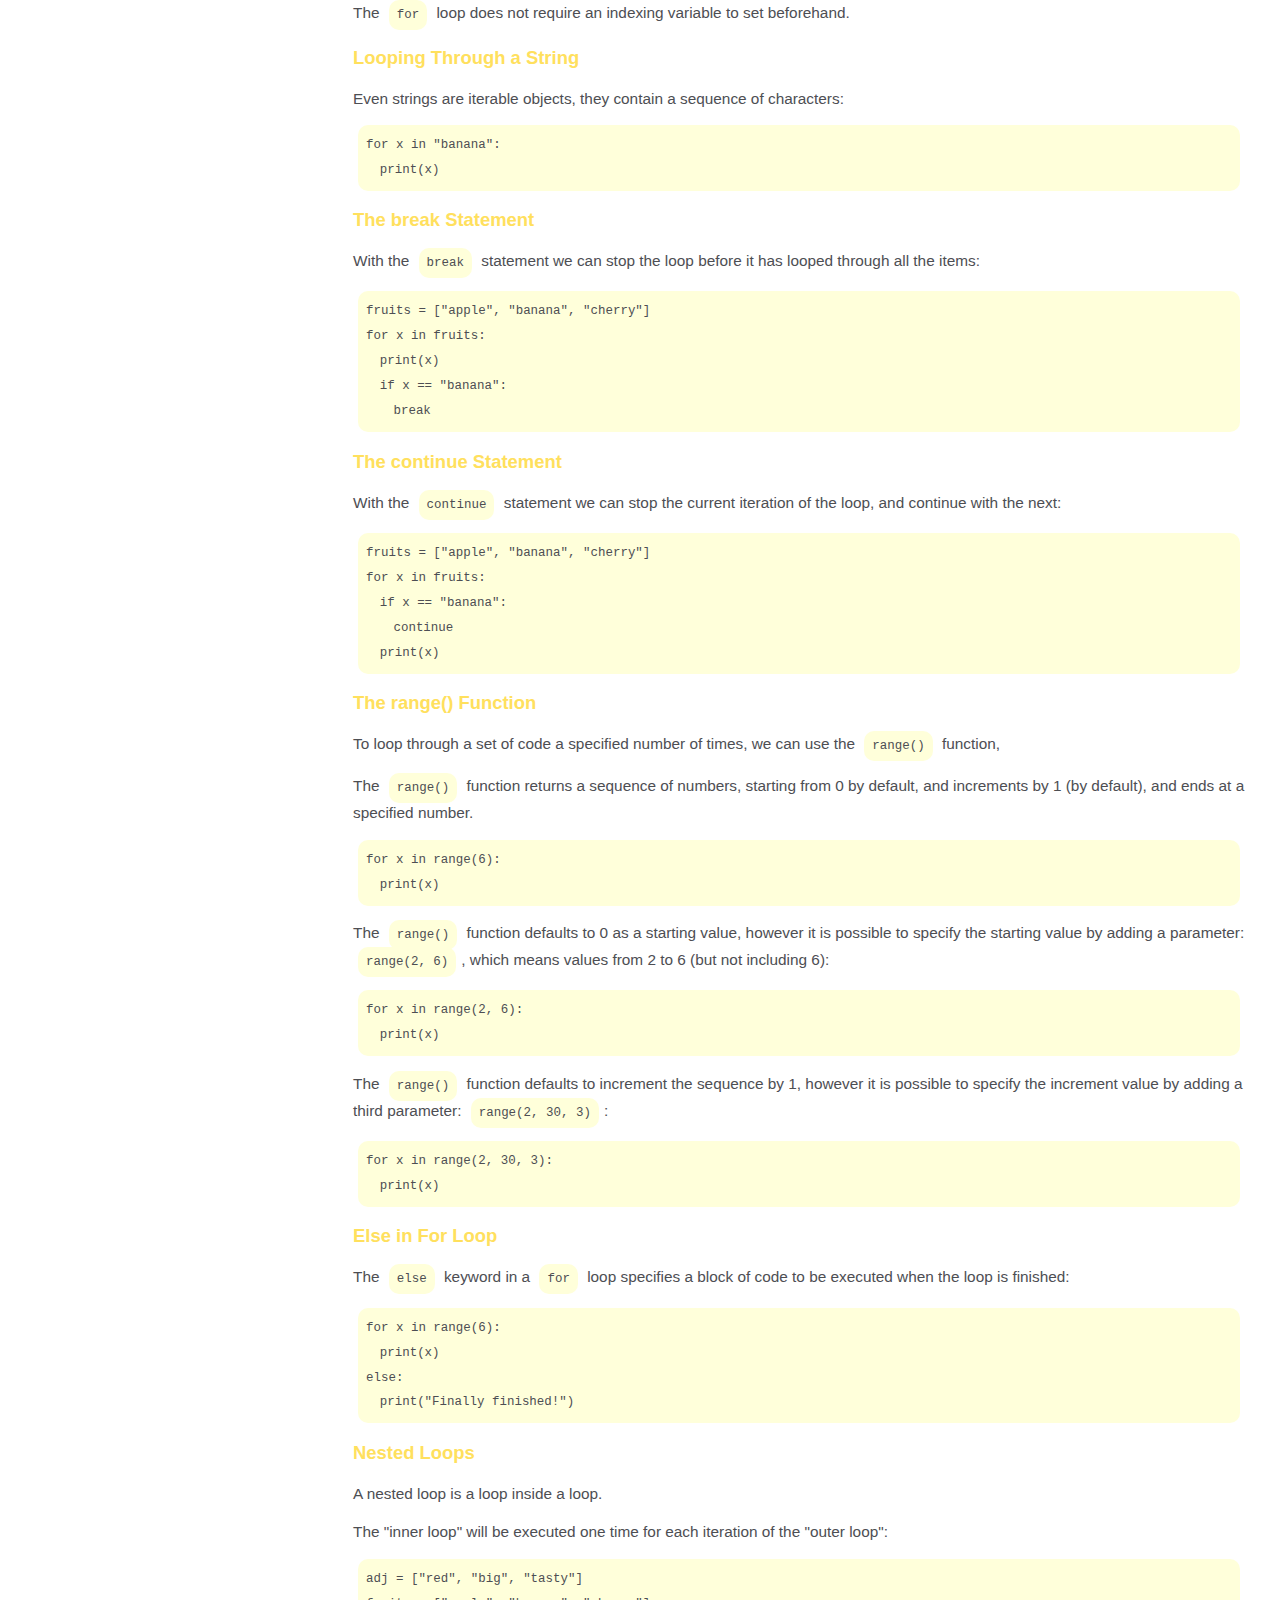
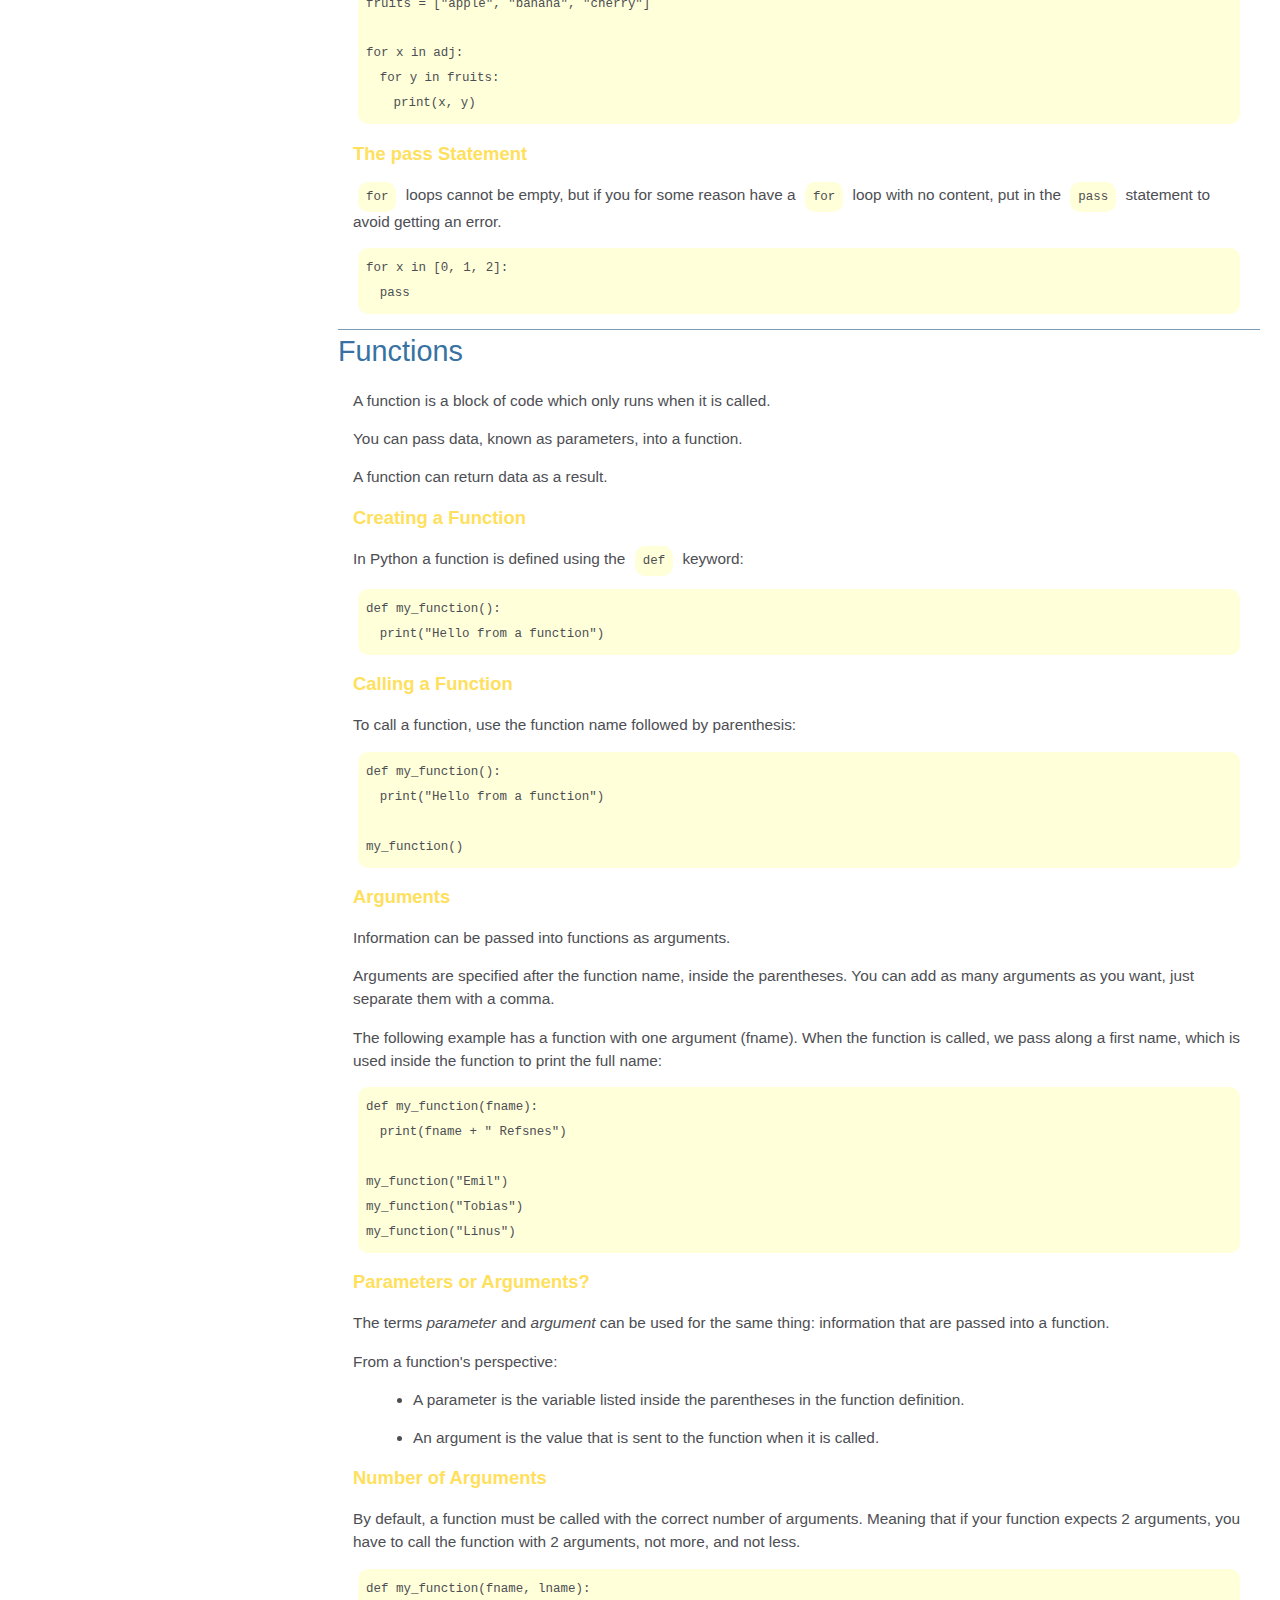
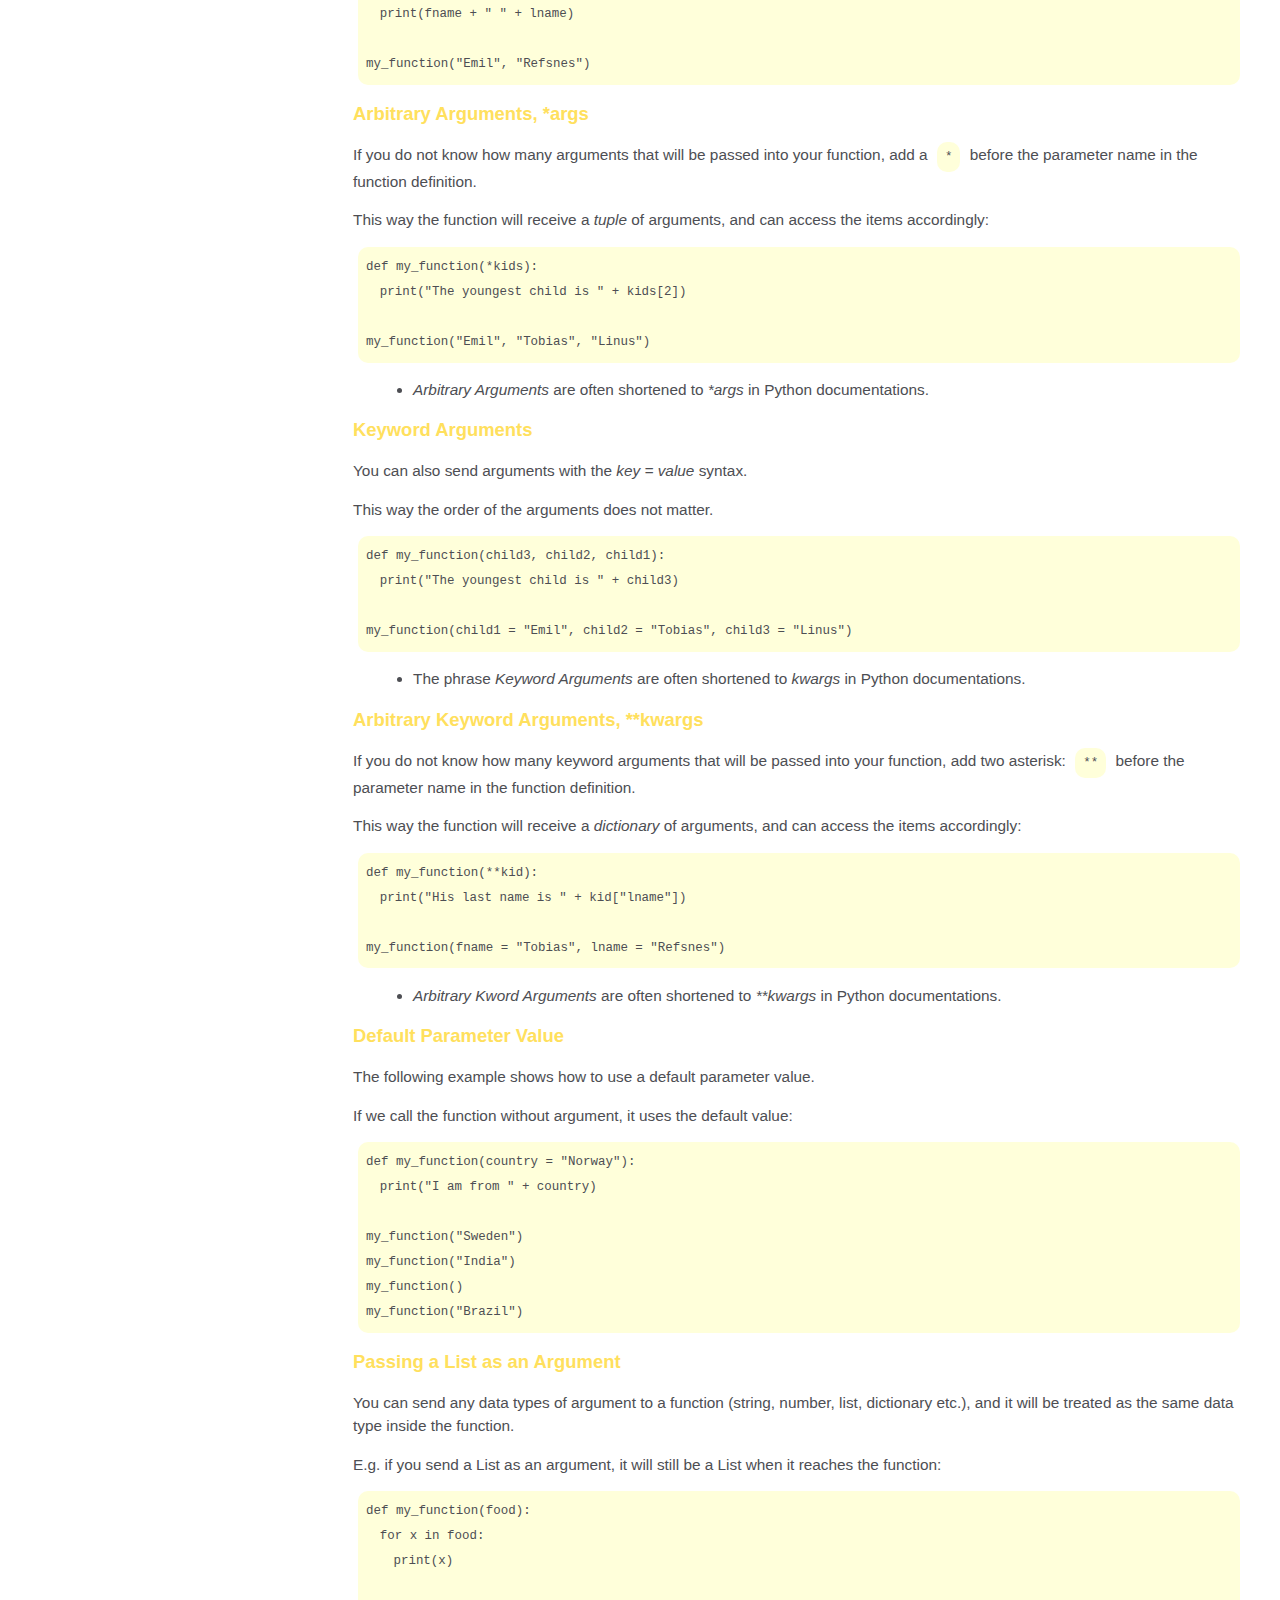
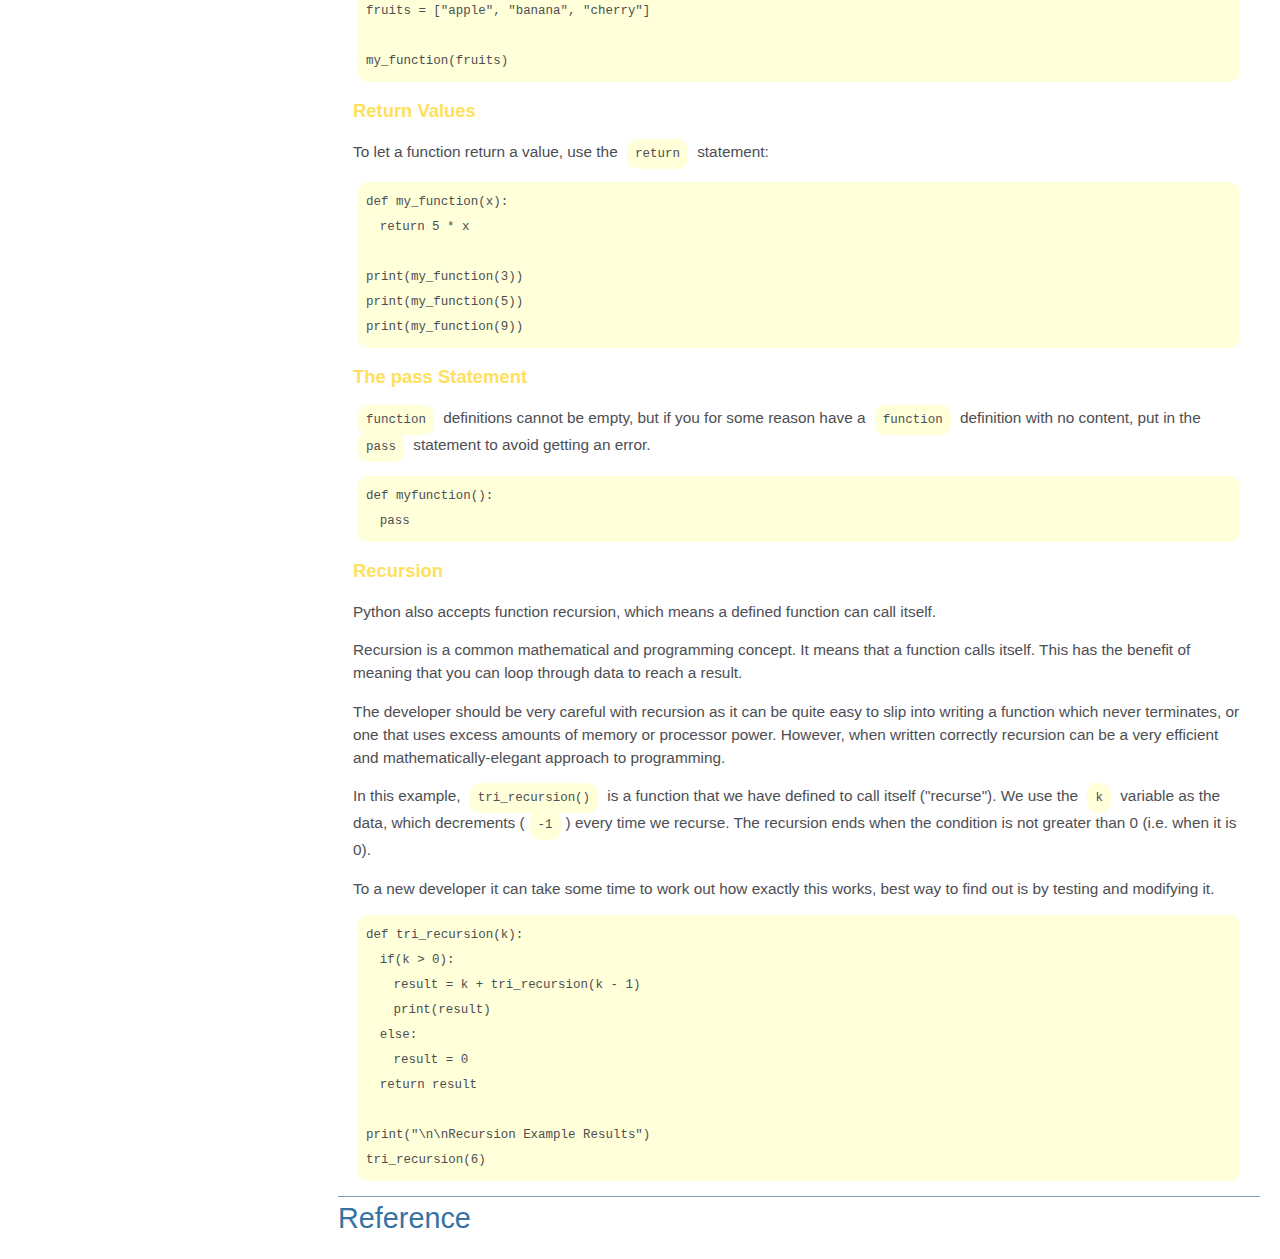
<file: developer-projects/technicaldoc-page/index.html>
<!DOCTYPE html>
<html lang="en">
<head>
    <meta charset="UTF-8">
    <meta name="viewport" content="width=device-width, initial-scale=1.0">
    <link rel="stylesheet" href="styles.css">
    <title>Python Documentation Page</title>
</head>
<body>
    <nav id="navbar">
        <header>PY Documentation</header>
        <ul>
            <li><a class="nav-link" href="#Introduction">Introduction</a></li>
            <li><a class="nav-link" href="#Syntax">Syntax</a></li>
            <li><a class="nav-link" href="#Comments">Comments</a></li>
            <li><a class="nav-link" href="#Variables">Variables</a></li>
            <li><a class="nav-link" href="#Data_Types">Data Types</a></li>
            <li><a class="nav-link" href="#If_Else">If Else</a></li>
            <li><a class="nav-link" href="#While_Loops">While Loops</a></li>
            <li><a class="nav-link" href="#For_Loops">For Loops</a></li>
            <li><a class="nav-link" href="#Functions">Functions</a></li>
            <li><a class="nav-link" href="#Reference">Reference</a></li>
        </ul>
    </nav>

    <main id="main-doc">
        <section class="main-section" id="Introduction">
            <header>Introduction</header>
            <article>
                <h2>What is Python?</h2>
                <p>Python is a popular programming language. It was created by Guido van Rossum, and released in 1991.</p>
                <p>It is used for:</p>
                <ul>
                    <li>web development (server-side),</li>
                    <li>software development,</li>
                    <li>mathematics,</li>
                    <li>system scripting.</li>
                </ul>
            </article>
            <article>
                <h2>What can Python do?</h2>
                <ul>
                    <li>Python can be used on a server to create web applications.</li>
                    <li>Python can be used alongside software to create workflows.</li>
                    <li>Python can connect to database systems. It can also read and modify files.</li>
                    <li>Python can be used to handle big data and perform complex mathematics.</li>
                    <li>Python can be used for rapid prototyping, or for production-ready software development.</li>
                </ul>
            </article>
            <article>
                <h2>Why Python?</h2>
                <ul>
                    <li>Python works on different platforms (Windows, Mac, Linux, Raspberry Pi, etc).</li>
                    <li>Python has a simple syntax similar to the English language.</li>
                    <li>Python has syntax that allows developers to write programs with fewer lines than some other programming languages.</li>
                    <li>Python runs on an interpreter system, meaning that code can be executed as soon as it is written. This means that prototyping can be very quick.</li>
                    <li>Python can be treated in a procedural way, an object-oriented way or a functional way.</li>
                </ul>
            </article>
            <article>
                <h2>Good to know</h2>
                <ul>
                    <li>The most recent major version of Python is Python 3, which we shall be using in this tutorial. However, Python 2, although not being updated with anything other than security updates, is still quite popular.</li>
                    <li>In this tutorial Python will be written in a text editor. It is possible to write Python in an Integrated Development Environment, such as Thonny, Pycharm, Netbeans or Eclipse which are particularly useful when managing larger collections of Python files.</li>
                </ul>
            </article>
            <article>
                <h2>Python Syntax compared to other programming languages</h2>
                <ul>
                    <li>Python was designed for readability, and has some similarities to the English language with influence from mathematics.</li>
                    <li>Python uses new lines to complete a command, as opposed to other programming languages which often use semicolons or parentheses.</li>
                    <li>Python relies on indentation, using whitespace, to define scope; such as the scope of loops, functions and classes. Other programming languages often use curly-brackets for this purpose.</li>
                </ul>
            </article>
        </section>
        <section class="main-section" id="Syntax">
            <header>Syntax</header>
            <article>
                <h2>Execute Python Syntax</h2>
                <p>As we learned in the previous page, Python syntax can be executed by writing directly in the Command Line:</p>
                <code>>>> print("Hello, World!")
                    Hello, World!</code>
                <p>Or by creating a python file on the server, using the .py file extension, and running it in the Command Line:</p>
                <code>C:\Users\Your Name>python myfile.py</code>
            </article>
            <article>
                <h2>Python Indentation</h2>
                <p>Indentation refers to the spaces at the beginning of a code line.</p>
                <p>Where in other programming languages the indentation in code is for readability only, the indentation in Python is very important.</p>
                <p>Python uses indentation to indicate a block of code.</p>
                <code>if 5 > 2:
                    &ensp; print("Five is greater than two!")</code>
                <p>The number of spaces is up to you as a programmer, the most common use is four, but it has to be at least one.</p>
                <code>if 5 > 2:
                    &nbsp; print("Five is greater than two!") 
                    if 5 > 2:
                    &emsp; &emsp; &emsp; &emsp; print("Five is greater than two!")</code>
            </article>
        </section>
        <section class="main-section" id="Comments">
            <header>Comments</header>
            <article>
                <p>Comments can be used to explain Python code.</p>
                <p>Comments can be used to make the code more readable.</p>
                <p>Comments can be used to prevent execution when testing code.</p>
            </article>
            <article>
                <h2>Creating a Comment</h2>
                <p>Comments starts with a <code class="inlinecode">#</code>, and Python will ignore them:</p>
                <code>#This is a comment
                    print("Hello, World!")</code>
                <p>Comments can be placed at the end of a line, and Python will ignore the rest of the line:</p>
                <code>print("Hello, World!") #This is a comment</code>
                <p>A comment does not have to be text that explains the code, it can also be used to prevent Python from executing code:</p>
                <code>#print("Hello, World!")
                    print("Cheers, Mate!")</code>
            </article>
            <article>
                <h2>Multi Line Comments</h2>
                <p>Python does not really have a syntax for multi line comments.</p>
                <p>To add a multiline comment you could insert a <code class="inlinecode">#</code> for each line:</p>
                <code>#This is a comment
                    #written in
                    #more than just one line
                    print("Hello, World!")</code>
                <p>Or, not quite as intended, you can use a multiline string.</p>
                <p>Since Python will ignore string literals that are not assigned to a variable, you can add a multiline string (triple quotes) in your code, and place your comment inside it:</p>
                <code>"""
                    This is a comment
                    written in
                    more than just one line
                    """
                    print("Hello, World!")</code>
                    <p>As long as the string is not assigned to a variable, Python will read the code, but then ignore it, and you have made a multiline comment.</p>
            </article>
        </section>
        <section class="main-section" id="Variables">
            <header>Variables</header>
            <article>
                <p>Variables are containers for storing data values.</p>
            </article>
            <article>
                <h2>Creating Variables</h2>
                <p>Python has no command for declaring a variable.</p>
                <p>A variable is created the moment you first assign a value to it.</p>
                <code>x = 5
                    y = "John"
                    print(x)
                    print(y)</code>
                <p>Variables do not need to be declared with any particular type, and can even change type after they have been set.</p>
                <code>x = 4 &ensp; &ensp; &ensp; &ensp; # x is of type int
                    x = "Sally" &ensp; # x is now of type str
                    print(x)</code>
            </article>
            <article>
                <h2>Casting</h2>
                <p>If you want to specify the data type of a variable, this can be done with casting.</p>
                <code>x = str(3) &ensp; &ensp; # x will be '3'
                    y = int(3) &ensp; &ensp; # y will be 3
                    z = float(3) &ensp; # z will be 3.0</code>
            </article>
            <article>
                <h2>Get the Type</h2>
                <p>You can get the data type of a variable with the <code class="inlinecode">type()</code> function.</p>
                <code>x = 5
                    y = "John"
                    print(type(x))
                    print(type(y))</code>
            </article>
            <article>
                <h2>Single or Double Quotes?</h2>
                <p>String variables can be declared either by using single or double quotes:</p>
                <code>x = "John"
                    # is the same as
                    x = 'John'</code>
            </article>
            <article>
                <h2>Case-Sensitive</h2>
                <p>Variable names are case-sensitive.</p>
                <p><i>This will create two variables:</i></p>
                <code>a = 4
                    A = "Sally"
                    #A will not overwrite a</code>
            </article>
        </section>
        <section class="main-section" id="Data_Types">
            <header>Data Types</header>
            <article>
                <h2>Built-in Data Types</h2>
                <p>In programming, data type is an important concept.</p>
                <p>Variables can store data of different types, and different types can do different things.</p>
                <p>Python has the following data types built-in by default, in these categories:</p>
                <ul>
                    <li>Text Type: <code class="inlinecode">str</code></li>
                    <li>Numeric Types: <code class="inlinecode">int</code>, <code class="inlinecode">float</code>, <code class="inlinecode">complex</code></li>
                    <li>Sequence Types: <code class="inlinecode">list</code>, <code class="inlinecode">tuple</code>, <code class="inlinecode">range</code></li>
                    <li>Mapping Type: <code class="inlinecode">dict</code></li>
                    <li>Set Types: <code class="inlinecode">set</code>, <code class="inlinecode">frozenset</code></li>
                    <li>Boolean Type: <code class="inlinecode">bool</code></li>
                    <li>Binary Types: <code class="inlinecode">bytes</code>, <code class="inlinecode">bytearray</code>, <code class="inlinecode">memoryview</code></li>
                    <li>None Type: <code class="inlinecode">NoneType</code></li>
                </ul>
            </article>
        </section>
        <section class="main-section" id="If_Else">
            <header>If Else</header>
            <article>
                <h2>Python Conditions and If statements</h2>
                <p>Python supports the usual logical conditions from mathematics:</p>
                <ul>
                    <li>Equals: <code class="inlinecode">a == b</code></li>
                    <li>Not Equals: <code class="inlinecode">a != b</code></li>
                    <li>Less than: <code class="inlinecode">a < b</code></li>
                    <li>Less than or equal to: <code class="inlinecode">a <= b</code></li>
                    <li>Greater than: <code class="inlinecode">a > b</code></li>
                    <li>Greater than or equal to: <code class="inlinecode">a >= b</code></li>
                </ul>
                <p>These conditions can be used in several ways, most commonly in "if statements" and loops.</p>
                <p>An "if statement" is written by using the <code class="inlinecode">if</code> keyword.</p>
                <code>a = 33
                    b = 200
                    if b > a:
                    &ensp; print("b is greater than a")</code>
                    <p>In this example we use two variables, <code class="inlinecode">a</code> and <code class="inlinecode">b</code>, which are used as part of the if statement to test whether <code class="inlinecode">b</code> is greater than <code class="inlinecode">a</code>. As <code class="inlinecode">a</code> is <code class="inlinecode">33</code>, and <code class="inlinecode">b</code> is <code class="inlinecode">200</code>, we know that 200 is greater than 33, and so we print to screen that "b is greater than a".</p>
            </article>
            <article>
                <h2>Elif</h2>
                <p>The <code class="inlinecode">elif</code> keyword is pythons way of saying "if the previous conditions were not true, then try this condition".</p>
                <code>a = 33
                    b = 33
                    if b > a:
                    &ensp; print("b is greater than a")
                    elif a == b:
                    &ensp; print("a and b are equal")</code>
                    <p>In this example <code class="inlinecode">a</code> is equal to <code class="inlinecode">b</code>, so the first condition is not true, but the <code class="inlinecode">elif</code> condition is true, so we print to screen that "a and b are equal".</p>
            </article>
            <article>
                <h2>Else</h2>
                <p>The <code class="inlinecode">else</code> keyword catches anything which isn't caught by the preceding conditions.</p>
                <code>a = 200
                    b = 33
                    if b > a:
                    &ensp; print("b is greater than a")
                    elif a == b:
                    &ensp; print("a and b are equal")
                    else:
                    &ensp; print("a is greater than b")
                    </code>
                    <p>In this example <code class="inlinecode">a</code> is greater than <code class="inlinecode">b</code>, so the first condition is not true, also the <code class="inlinecode">elif</code> condition is not true, so we go to the <code class="inlinecode">else</code> condition and print to screen that "a is greater than b".</p>
                    <p>You can also have an else without the elif:</p>
                    <code>a = 200
                        b = 33
                        if b > a:
                        &ensp; print("b is greater than a")
                        else:
                        &ensp; print("b is not greater than a")</code>
            </article>
            <article>
                <h2>Short Hand If</h2>
                <p>If you have only one statement to execute, you can put it on the same line as the if statement.</p>
                <code>if a > b: print("a is greater than b")</code>
            </article>
            <article>
                <h2>Short Hand If ... Else</h2>
                <p>If you have only one statement to execute, one for if, and one for else, you can put it all on the same line:</p>
                <code>a = 2
                    b = 330
                    print("A") if a > b else print("B")</code>
                <p>This technique is known as <strong>Ternary Operators</strong>, or <strong>Conditional Expressions</strong>.</p>
                <p>You can also have multiple else statements on the same line:</p>
                <code>a = 330
                    b = 330
                    print("A") if a > b else print("=") if a == b else print("B")</code>
            </article>
            <article>
                <h2>And</h2>
                <p>The <code class="inlinecode">and</code> keyword is a logical operator, and is used to combine conditional statements:</p>
                <code>a = 200
                    b = 33
                    c = 500
                    if a > b and c > a:
                    &ensp; print("Both conditions are True")</code>
            </article>
            <article>
                <h2>Or</h2>
                <p>The <code class="inlinecode">or</code> keyword is a logical operator, and is used to combine conditional statements:</p>
                <code>a = 200
                    b = 33
                    c = 500
                    if a > b or a > c:
                    &ensp; print("At least one of the conditions is True")</code>
            </article>
            <article>
                <h2>Nested If</h2>
                <p>You can have <code class="inlinecode">if</code> statements inside <code class="inlinecode">if</code> statements, this is called <i>nested</i> <code class="inlinecode">if</code> statements.</p>
                <code>x = 41

                    if x > 10:
                    &ensp; print("Above ten,")
                    &ensp; if x > 20:
                    &ensp; &ensp; print("and also above 20!")
                    &ensp; else:
                    &ensp; &ensp; print("but not above 20.")</code>
            </article>
            <article>
                <h2>The pass Statement</h2>
                <p><code class="inlinecode">if</code> statements cannot be empty, but if you for some reason have an <code class="inlinecode">if</code> statement with no content, put in the <code class="inlinecode">pass</code> statement to avoid getting an error.</p>
                <code>a = 33
                    b = 200
                    
                    if b > a:
                    &ensp; pass</code>
            </article>
        </section>
        <section class="main-section" id="While_Loops">
            <header>While Loops</header>
            <article>
                <p>With the while loop we can execute a set of statements as long as a condition is true.</p>
                <code>i = 1
                    while i < 6:
                    &ensp; print(i)
                    &ensp; i += 1</code>
                    <p>The <code class="inlinecode">while</code> loop requires relevant variables to be ready, in this example we need to define an indexing variable, <code class="inlinecode">i</code>, which we set to 1.</p>
            </article>
            <article>
                <h2>The break Statement</h2>
                <p>With the <code class="inlinecode">break</code> statement we can stop the loop even if the while condition is true:</p>
                <code>i = 1
                    while i < 6:
                    &ensp; print(i)
                    &ensp; if i == 3:
                    &ensp; &ensp; break
                    &ensp; i += 1</code>
            </article>
            <article>
                <h2>The continue Statement</h2>
                <p>With the <code class="inlinecode">continue</code> statement we can stop the current iteration, and continue with the next:</p>
                <code>i = 0
                    while i < 6:
                    &ensp; i += 1
                    &ensp; if i == 3:
                    &ensp; &ensp; continue
                    &ensp; print(i)</code>
            </article>
            <article>
                <h2>The else Statement</h2>
                <p>With the <code class="inlinecode">else</code> statement we can run a block of code once when the condition no longer is true:</p>
                <code>i = 1
                    while i < 6:
                    &ensp; print(i)
                    &ensp; i += 1
                    else:
                    &ensp; print("i is no longer less than 6")</code>
            </article>
        </section>
        <section class="main-section" id="For_Loops">
            <header>For Loops</header>
            <article>
                <p>A <code class="inlinecode">for</code> loop is used for iterating over a sequence (that is either a list, a tuple, a dictionary, a set, or a string).</p>
                <p>This is less like the <code class="inlinecode">for</code> keyword in other programming languages, and works more like an iterator method as found in other object-orientated programming languages.</p>
                <p>With the <code class="inlinecode">for</code> loop we can execute a set of statements, once for each item in a list, tuple, set etc.</p>
                <code>fruits = ["apple", "banana", "cherry"]
                    for x in fruits:
                    &ensp; print(x)</code>
                    <p>The <code class="inlinecode">for</code> loop does not require an indexing variable to set beforehand.</p>
            </article>
            <article>
                <h2>Looping Through a String</h2>
                <p>Even strings are iterable objects, they contain a sequence of characters:</p>
                <code>for x in "banana":
                    &ensp; print(x)</code>
            </article>
            <article>
                <h2>The break Statement</h2>
                <p>With the <code class="inlinecode">break</code> statement we can stop the loop before it has looped through all the items:</p>
                <code>fruits = ["apple", "banana", "cherry"]
                    for x in fruits:
                    &ensp; print(x)
                    &ensp; if x == "banana":
                    &ensp; &ensp; break</code>
            </article>
            <article>
                <h2>The continue Statement</h2>
                <p>With the <code class="inlinecode">continue</code> statement we can stop the current iteration of the loop, and continue with the next:</p>
                <code>fruits = ["apple", "banana", "cherry"]
                    for x in fruits:
                    &ensp; if x == "banana":
                    &ensp; &ensp; continue
                    &ensp; print(x)</code>
            </article>
            <article>
                <h2>The range() Function</h2>
                <p>To loop through a set of code a specified number of times, we can use the <code class="inlinecode">range()</code> function,</p>
                <p>The <code class="inlinecode">range()</code> function returns a sequence of numbers, starting from 0 by default, and increments by 1 (by default), and ends at a specified number.</p>
                <code>for x in range(6):
                    &ensp; print(x)</code>
                <p>The <code class="inlinecode">range()</code> function defaults to 0 as a starting value, however it is possible to specify the starting value by adding a parameter: <code class="inlinecode">range(2, 6)</code>, which means values from 2 to 6 (but not including 6):</p>
                <code>for x in range(2, 6):
                    &ensp; print(x)</code>
                <p>The <code class="inlinecode">range()</code> function defaults to increment the sequence by 1, however it is possible to specify the increment value by adding a third parameter: <code class="inlinecode">range(2, 30, 3)</code>:</p>
                <code>for x in range(2, 30, 3):
                    &ensp; print(x)</code>
            </article>
            <article>
                <h2>Else in For Loop</h2>
                <p>The <code class="inlinecode">else</code> keyword in a <code class="inlinecode">for</code> loop specifies a block of code to be executed when the loop is finished:</p>
                <code>for x in range(6):
                    &ensp; print(x)
                    else:
                    &ensp; print("Finally finished!")</code>
            </article>
            <article>
                <h2>Nested Loops</h2>
                <p>A nested loop is a loop inside a loop.</p>
                <p>The "inner loop" will be executed one time for each iteration of the "outer loop":</p>
                <code>adj = ["red", "big", "tasty"]
                    fruits = ["apple", "banana", "cherry"]
                    
                    for x in adj:
                    &ensp; for y in fruits:
                    &ensp; &ensp; print(x, y)</code>
            </article>
            <article>
                <h2>The pass Statement</h2>
                <p><code class="inlinecode">for</code> loops cannot be empty, but if you for some reason have a <code class="inlinecode">for</code> loop with no content, put in the <code class="inlinecode">pass</code> statement to avoid getting an error.</p>
                <code>for x in [0, 1, 2]:
                    &ensp; pass</code>
            </article>
        </section>
        <section class="main-section" id="Functions">
            <header>Functions</header>
            <article>
                <p>A function is a block of code which only runs when it is called.</p>
                <p>You can pass data, known as parameters, into a function.</p>
                <p>A function can return data as a result.</p>
            </article>
            <article>
                <h2>Creating a Function</h2>
                <p>In Python a function is defined using the <code class="inlinecode">def</code> keyword:</p>
                <code>def my_function():
                    &ensp; print("Hello from a function")</code>
            </article>
            <article>
                <h2>Calling a Function</h2>
                <p>To call a function, use the function name followed by parenthesis:</p>
                <code>def my_function():
                    &ensp; print("Hello from a function")
                  
                    my_function()</code>
            </article>
            <article>
                <h2>Arguments</h2>
                <p>Information can be passed into functions as arguments.</p>
                <p>Arguments are specified after the function name, inside the parentheses. You can add as many arguments as you want, just separate them with a comma.</p>
                <p>The following example has a function with one argument (fname). When the function is called, we pass along a first name, which is used inside the function to print the full name:</p>
                <code>def my_function(fname):
                    &ensp; print(fname + " Refsnes")
                  
                    my_function("Emil")
                    my_function("Tobias")
                    my_function("Linus")</code>
            </article>
            <article>
                <h2>Parameters or Arguments?</h2>
                <p>The terms <i>parameter</i> and <i>argument</i> can be used for the same thing: information that are passed into a function.</p>
                <p>From a function's perspective:</p>
                <ul>
                    <li>A parameter is the variable listed inside the parentheses in the function definition.</li>
                    <li>An argument is the value that is sent to the function when it is called.</li>
                </ul>
            </article>
            <article>
                <h2>Number of Arguments</h2>
                <p>By default, a function must be called with the correct number of arguments. Meaning that if your function expects 2 arguments, you have to call the function with 2 arguments, not more, and not less.</p>
                <code>def my_function(fname, lname):
                    &ensp; print(fname + " " + lname)
                  
                    my_function("Emil", "Refsnes")</code>
            </article>
            <article>
                <h2>Arbitrary Arguments, *args</h2>
                <p>If you do not know how many arguments that will be passed into your function, add a <code class="inlinecode">*</code> before the parameter name in the function definition.</p>
                <p>This way the function will receive a <i>tuple</i> of arguments, and can access the items accordingly:</p>
                <code>def my_function(*kids):
                    &ensp; print("The youngest child is " + kids[2])
                  
                    my_function("Emil", "Tobias", "Linus")</code>
                    <ul>
                        <li><i>Arbitrary Arguments</i> are often shortened to <i>*args</i> in Python documentations.</li>
                    </ul>
            </article>
            <article>
                <h2>Keyword Arguments</h2>
                <p>You can also send arguments with the <i>key = value</i> syntax.</p>
                <p>This way the order of the arguments does not matter.</p>
                <code>def my_function(child3, child2, child1):
                    &ensp; print("The youngest child is " + child3)
                  
                    my_function(child1 = "Emil", child2 = "Tobias", child3 = "Linus")</code>
                    <ul>
                        <li>The phrase <i>Keyword Arguments</i> are often shortened to <i>kwargs</i> in Python documentations.</li>
                    </ul>
            </article>
            <article>
                <h2>Arbitrary Keyword Arguments, **kwargs</h2>
                <p>If you do not know how many keyword arguments that will be passed into your function, add two asterisk: <code class="inlinecode">**</code> before the parameter name in the function definition.</p>
                <p>This way the function will receive a <i>dictionary</i> of arguments, and can access the items accordingly:</p>
                <code>def my_function(**kid):
                    &ensp; print("His last name is " + kid["lname"])
                  
                    my_function(fname = "Tobias", lname = "Refsnes")</code>
                    <ul>
                        <li><i>Arbitrary Kword Arguments</i> are often shortened to <i>**kwargs</i> in Python documentations.</li>
                    </ul>
            </article>
            <article>
                <h2>Default Parameter Value</h2>
                <p>The following example shows how to use a default parameter value.</p>
                <p>If we call the function without argument, it uses the default value:</p>
                <code>def my_function(country = "Norway"):
                    &ensp; print("I am from " + country)
                  
                    my_function("Sweden")
                    my_function("India")
                    my_function()
                    my_function("Brazil")</code>
            </article>
            <article>
                <h2>Passing a List as an Argument</h2>
                <p>You can send any data types of argument to a function (string, number, list, dictionary etc.), and it will be treated as the same data type inside the function.</p>
                <p>E.g. if you send a List as an argument, it will still be a List when it reaches the function:</p>
                <code>def my_function(food):
                    &ensp; for x in food:
                    &ensp; &ensp; print(x)
                  
                    fruits = ["apple", "banana", "cherry"]
                    
                    my_function(fruits)</code>
            </article>
            <article>
                <h2>Return Values</h2>
                <p>To let a function return a value, use the <code class="inlinecode">return</code> statement:</p>
                <code>def my_function(x):
                    &ensp; return 5 * x
                  
                    print(my_function(3))
                    print(my_function(5))
                    print(my_function(9))</code>
            </article>
            <article>
                <h2>The pass Statement</h2>
                <p><code class="inlinecode">function</code> definitions cannot be empty, but if you for some reason have a <code class="inlinecode">function</code> definition with no content, put in the <code class="inlinecode">pass</code> statement to avoid getting an error.</p>
                <code>def myfunction():
                    &ensp; pass</code>
            </article>
            <article>
                <h2>Recursion</h2>
                <p>Python also accepts function recursion, which means a defined function can call itself.</p>
                <p>Recursion is a common mathematical and programming concept. It means that a function calls itself. This has the benefit of meaning that you can loop through data to reach a result.</p>
                <p>The developer should be very careful with recursion as it can be quite easy to slip into writing a function which never terminates, or one that uses excess amounts of memory or processor power. However, when written correctly recursion can be a very efficient and mathematically-elegant approach to programming.</p>
                <p>In this example, <code class="inlinecode">tri_recursion()</code> is a function that we have defined to call itself ("recurse"). We use the <code class="inlinecode">k</code> variable as the data, which decrements (<code class="inlinecode">-1</code>) every time we recurse. The recursion ends when the condition is not greater than 0 (i.e. when it is 0).</p>
                <p>To a new developer it can take some time to work out how exactly this works, best way to find out is by testing and modifying it.</p>
                <code>def tri_recursion(k):
                    &ensp; if(k > 0):
                    &ensp; &ensp; result = k + tri_recursion(k - 1)
                    &ensp; &ensp; print(result)
                    &ensp; else:
                    &ensp; &ensp; result = 0
                    &ensp; return result
                  
                    print("\n\nRecursion Example Results")
                    tri_recursion(6)</code>
            </article>
        </section>
        <section class="main-section" id="Reference">
            <header>Reference</header>
            <article>
                <p>All the documentation in this page is taken from <a href="https://www.w3schools.com/python/" target="_blank" title="w3schools">w3schools</a></p>
            </article>
        </section>
    </main>
</body>
</html>
</file>
<file: style.css>
:root {
    --dgrey: #232323;
    --dviolet: #412160;
    --mviolet: #673e82;
    --lviolet: #896494;
    --mpink: #b693b6;
    --lpink: #bea7be;
    --wpink: #cebbd4;
}

* { margin: 0; padding: 0; }  
*, *::before, *::after { box-sizing: inherit; }

html { box-sizing: border-box; scroll-behavior: smooth; }
body { font-family: 'Antic Slab', serif; font-size: 1.2rem; color: var(--dgrey); } 

@media (max-width: 28.75em) {
    body { font-size: 1rem; }
}

ul { list-style: none; }

a { text-decoration: none; color: var(--mviolet); }
a:hover { text-decoration: none; color: var(--lviolet); }



/* Headers */
h1 {
    max-width: 640px;
    color: var(--lpink);
    font-size: 3rem;
    font-weight: normal;
    font-family: 'Nerko One', cursive;
    text-shadow: 1px 1px 2px var(--dviolet);  
}

h2 {
    max-width: 640px;
    margin: 0 auto 1rem auto;
    color: var(--lpink);
    font-family: 'Indie Flower', cursive;
    text-transform: uppercase;
    text-shadow: 1px 1px 2px var(--dviolet);
}

@media (max-width: 28.75em) {
    h1 { text-align: center; font-size: 2rem; } 
    h2 { font-size: 1.5rem; } 
}

h3 {
    max-width: 640px;
    margin: 0 auto 1rem auto;
    color: var(--lpink);
    font-family: 'Indie Flower', cursive;
    text-transform: uppercase;
    text-shadow: 1px 1px 2px var(--dviolet);
}



/* Navigation Section */
.navigation {
    display: flex;
    justify-content: center;
    position: fixed;
    top: 0;
    left: 0;
    width: 100%;
    background: var(--lviolet);
    background-image: radial-gradient(var(--lpink) 0%, var(--lviolet) 100%);
    box-shadow: 1px 1px 2px var(--dviolet);
    z-index: 10;
    font-family: 'Yeseva One', cursive;
    text-shadow: 1px 1px 2px var(--wpink);
}

.navigation-list { display: flex; }
.navigation-list a { display: block; font-size: 1.2rem; padding: 1rem; transition: ease-in-out 1s; }
.navigation-list a:hover { transition: ease-in-out 1s; }

@media (max-width: 28.75em) {
    .navigation { justify-content: center; } 
    .navigation-list { margin: 0 1rem; }
}


/* Home Section */
.welcome {
    display: flex;
    flex-direction: column;
    justify-content: center;
    align-items: center;
    width: 100%;
    height: 100vh;
    background-color: var(--mviolet);
    background-image: url(./images/header.jpg);
}
  
.welcome > p {
    font-size: 1.5rem;
    color: var(--wpink);
    text-shadow: 1px 1px 2px var(--dviolet);
}

@media (max-width: 28.75em) { 
    .welcome > p { text-align: center; font-size: 1.2rem; } 
}



/* About Section */
.about {
    display: flex;
    flex-direction: column;
    justify-content: center;
    align-items: center;
    text-align: center;
    width: 100%;
    height: auto;
    padding: 2rem;
    border-bottom: 1px solid var(--mpink);
}


.about > img {
    width: 300px;
    border-radius: 100%;
}

.about > p {
    margin-bottom: 1rem;
    padding: 2% 30% 2% 30%;
}

@media (max-width: 28.75em) {
    .about > p { padding: 2% 8% 2% 8%; }
}


/* Projects Section */
.projects {
    text-align: center;
    padding: 10rem 2rem;
    border-bottom: 1px solid var(--dviolet);
}  

.projects-grid {
    display: grid;
    grid-template-columns: repeat(auto-fit, minmax(320px, 1fr));
    grid-gap: 0.5rem;
    width: 100%;
    max-width: 1280px;
    margin: 0 auto;
    margin-bottom: 2rem;
}
  
@media (max-width: 28.75em) {
    .projects  {padding: 6rem 1rem; }
    .projects-grid { grid-template-columns: 1fr; }
}
  
.project {
    position: relative;
    width: 380px;
}

.project > img { display: block; width: 100%; border-radius: 10px; } /* Project all images for true */

/* Project's Description Effect Overlay */
.description-overlay {
    position: absolute;
	top: 0;
	left: 0;
	width: 100%;
	height: 100%;
	background: rgba(61, 31, 84, 0.6);
	color: var(--wpink);
	font-family: 'Indie Flower', cursive;
    text-shadow: 1px 1px 2px var(--dviolet);
	display: flex;
	flex-direction: column;
	align-items: center;
	justify-content: center;
	opacity: 0;
	transition: opacity 0.25s;
    border-radius: 10px;
}

.description-overlay > * { transform: translateY(20px); transition: transform 0.25s; }
.description-overlay:hover { opacity: 1; }
.description-overlay:hover > * { transform: translateY(0); } 
.description-overlay > .project-title { font-size: 1.5rem; }



/* Contact Section */
.contact {
    display: flex;
    flex-direction: column;
    justify-content: center;
    align-items: center;
    text-align: center;
    width: 100%;
    height: 30vh;
    padding: 0 2rem;
}

.contact > .credits { font-size: 0.8rem; font-style: italic; }

.icons { width: 2rem; }



/* Footer Section */
footer {
    display: flex;
    justify-content: space-evenly;
    padding: 2rem;
    background: var(--lviolet);
    background-image: radial-gradient(var(--wpink) 0%, var(--mpink) 100%);
}
  
footer > p { margin: 1rem; }
  
@media (max-width: 28.75em) {
    footer { flex-direction: column; text-align: center; }
}
</file>
<file: developer-projects/personal-portfolio/style.css>
:root {
    --dark-olive: #429f95;
    --light-olive: #73b7b6;
    --medium-grey: #797c83;
    --light-grey: #c1c2c7;
    --dark-grey: #44494d;
    --white-grey: #faf6f3;
}

* {margin: 0; padding: 0;}  
*, *::before, *::after {box-sizing: inherit;}

html {box-sizing: border-box; scroll-behavior: smooth;}
body {font-family: 'Antic Slab', serif; font-size: 1rem; color: var(--dark-grey);} 

ul {list-style: none;}
.icons {width: 2rem;}

a {text-decoration: none; color: var(--dark-olive);}
a:hover {text-decoration: none; color: var(--light-olive);}



/* Headers */
h1 {
    max-width: 640px;
    color: var(--dark-olive);
    font-size: 3rem;
    font-weight: normal;
    font-family: 'Nerko One', cursive;  
}

h2 {
    max-width: 640px;
    margin: 0 auto 1rem auto;
    color: var(--light-olive);
    font-family: 'Indie Flower', cursive;
    text-shadow: 1px 1px 2px var(--dark-grey);
}

@media (max-width: 28.75em) {h2 {font-size: 4rem;}}



/* Navigation Section */
.navigation {
    display: flex;
    justify-content: center;
    position: fixed;
    top: 0;
    left: 0;
    width: 100%;
    background: var(--medium-grey);
    box-shadow: 1px 1px 2px var(--dark-grey);
    z-index: 10;
    font-family: 'Yeseva One', cursive;
    text-shadow: 1px 1px 2px var(--dark-grey);
}

.navigation-list {display: flex;}
.navigation-list a {display: block; font-size: 1.2rem; font-weight: bold; padding: 1.5rem; transition: ease-in-out 1.5s;}
.navigation-list a:hover {background: var(--light-grey); transition: ease-in-out 1.5s;}

@media (max-width: 28.75em) {
    .navigation {justify-content: center;} 
    .navigation-list {margin: 0 1rem;}
} 



/* Welcome Section */
.welcome {
    display: flex;
    flex-direction: column;
    justify-content: center;
    align-items: center;
    width: 100%;
    height: 100vh;
    background-color: var(--light-grey);
    background-image: radial-gradient(var(--white-grey) 0%, var(--medium-grey) 100%);
}
  
.welcome > p {
    font-size: 1.5rem;
    font-weight: 100;
}

.welcome > p.secret {
    font-size: 1rem;
    font-style: italic;
}



/* About Section */
.about {
    display: flex;
    flex-direction: column;
    justify-content: center;
    align-items: center;
    text-align: center;
    width: 100%;
    height: 80vh;
    padding: 0 2rem;
    background: var(--light-grey);
}



/* Projects section */
.projects {
    text-align: center;
    padding: 10rem 2rem;
    background: var(--white-grey);
    background-image: linear-gradient(var(--white-grey) 0%, var(--medium-grey) 100%);
}  

.project-tile {
    display: grid;
    grid-template-columns: repeat(auto-fit, minmax(320px, 1fr));
    grid-gap: 4rem;
    width: 100%;
    max-width: 1280px;
    margin: 0 auto;
    margin-bottom: 6rem;
}
  
@media (max-width: 30.625em) {
    .projects {padding: 6rem 1rem;}
    .project-tile {grid-template-columns: 1fr;}
}
  
.project {
    background: var(--light-grey);
    box-shadow: 1px 1px 2px var(--dark-grey);
    border-radius: 10px;
}

.project > img {
    display: block;
    width: 100%;
    border-top-left-radius: 10px;
    border-top-right-radius: 10px;
}
  
.emblem {
    color: var(--light-grey);
    transition: color 1s ease-out;
}
  
.project:hover .emblem {
    color: var(--light-olive);
}
  
.project-image {
    height: calc(100% - 6.8rem);
    width: 100%;
    object-fit: cover;
}
  
.project-title {
    font-size: 2rem;
    padding: 2rem 0.5rem;
    font-family: 'Indie Flower', cursive;
}



/* Contact Section */
.contact {
    display: flex;
    flex-direction: column;
    justify-content: center;
    align-items: center;
    text-align: center;
    width: 100%;
    height: 80vh;
    padding: 0 2rem;
    background: var(--light-grey);
}



/* Footer Section */
footer {
    font-weight: 300;
    display: flex;
    justify-content: space-evenly;
    padding: 2rem;
    background: var(--medium-grey);
    border-top: 1px solid var(--dark-grey);
}
  
footer > p {margin: 2rem;}
  
@media (max-width: 28.75em) {
    footer {flex-direction: column; text-align: center;}
}
</file>
<file: developer-projects/product-landing/style.css>
* {
    margin: 0;
    padding: 0;
    box-sizing: border-box;
}

body {
    background-color: #fff;
    color: #000f26;
    font-family: 'Courier New', Courier, monospace;
}

#wrapper {
    position: relative;
}

li {
    list-style: none;
}

a {
    color: #14dfaf;
    text-decoration: none;
}

.container {
    max-width: 1000px;
    width: 100%;
    margin: 0 auto;
}

.button {
    padding: 0 20px;
    height: 40px;
    font-size: 15px;
    font-weight: bold;
    text-transform: lowercase;
    border: 3px #000f26 solid;
    border-radius: 5px;
    background: transparent;
}

header {
    position: fixed;
    top: 0;
    min-height: 75px;
    padding: 0px 20px;
    display: flex;
    justify-content: space-around;
    align-items: center;
    background-color: #3a5152;
}

@media (max-width: 600px) {
    header {
        flex-wrap: wrap;
    }
}

.logo {
    width: 65vw;
}

@media (max-width: 650px) {
    .logo {
        margin-top: 15px;
        width: 100%;
        position: relative;
    }
}

.logo > img {
    width: 100%;
    height: 100%;
    max-width: 300px;
    display: flex;
    justify-content: center;
    align-items: center;
    text-align: center;
    margin-left: 20px;
}

@media (max-width: 650px) {
    .logo > img {
        margin: 0 auto;
    }
}

nav {
    font-weight: 400;
}

@media (max-width: 650px) {
    nav {
        margin-top: 10px;
        width: 100%;
        display: flex;
        flex-direction: column;
        align-items: center;
        text-align: center;
        padding: 0 50px;
    }
    nav li {
        padding-bottom: 5px;
    }
}

nav > ul {
    width: 35vw;
    display: flex;
    flex-direction: row;
    justify-content: space-around;
}

@media (max-width: 650px) {
    nav > ul {
        flex-direction: column;
    }
}

#mail-box {
    display: flex;
    flex-direction: column;
    align-items: center;
    justify-content: center;
    text-align: center;
    height: 200px;
    margin-top: 50px;
}

#mail-box > h2 {
    margin-bottom: 20px;
    word-wrap: break-word;
  }
  
#mail-box input[type='email'] {
    max-width: 275px;
    width: 100%;
    padding: 5px;
}
  
#mail-box input[type='submit'] {
    max-width: 150px;
    width: 100%;
    height: 30px;
    margin: 15px 0;
    border: 0;
    color: #16dcae;
    background-color: #040607;
}
  
#mail-box input[type='submit']:hover {
    color: #16dcae;
    background-color: #040607;
    transition: background-color 1s;
}
  
@media (max-width: 650px) {
    #mail-box {
      margin-top: 120px;
    }
}

#features {
    display: flex;
    justify-content: center;
    margin-top: 30px;
    text-align: center;
}
  
@media (max-width: 650px) {
    #features {
      margin-top: 0;
    }
}

#showcase {
    margin-top: 50px;
    display: flex;
    justify-content: center;
}
  
#showcase > iframe {
    max-width: 560px;
    width: 100%;
}

#pricing {
    margin-top: 60px;
    display: flex;
    flex-direction: row;
    justify-content: center;
}

.set {
    display: flex;
    flex-direction: column;
    align-items: center;
    text-align: center;
    width: calc(100% / 3);
    margin: 10px;
    border: 1px solid #040607;
    border-radius: 10px;
}

.set > .armor {
    background-color: #078268;
    border-top-left-radius: 10px;
    border-top-right-radius: 10px;
    color: #2affd6;
    padding: 15px 0;
    width: 100%;
    text-transform: uppercase;
    font-weight: 700;
}
  
.set > h2 {
    margin-top: 15px;
  }
  
.set > ol {
    margin: 15px 0;
}
  
.set > ol > li {
    padding: 5px 0;
}
  
.set > button {
    border: 0;
    margin: 15px 0;
    color: #16dcae;
    background-color: #040607;
    font-weight: bold;
}
  
.set > button:hover {
    background-color: #040607;
    transition: background-color 1s;
}
  
@media (max-width: 800px) {
    #pricing {
      flex-direction: column;
    }
    .set {
      max-width: 300px;
      width: 100%;
      margin: 0 auto;
      margin-bottom: 10px;
    }
}
  
footer {
    margin-top: 30px;
    background-color: #3a5152;
    padding: 20px;
}
  
footer > ul {
    display: flex;
    justify-content: flex-end;
}
  
footer > ul > li {
    padding: 0 10px;
}
  
footer > span {
    margin-top: 5px;
    display: flex;
    justify-content: flex-end;
    font-size: 0.9em;
    color: #fff;
}
</file>
<file: developer-projects/survey-form/style.css>
body {
    font-family: 'Gill Sans', 'Gill Sans MT', Calibri, 'Trebuchet MS', sans-serif;
    background: url('https://www.wallpapermaiden.com/image/2021/05/11/anime-magical-world-polychromatic-anime-girl-anime-landscape-anime-44474.jpeg') fixed no-repeat #2757ae;
    color: #3c316e;
}

h1 {
    text-transform: uppercase;
    font-family: Georgia, 'Times New Roman', Times, serif;
    color: #e5f9f9;
    text-shadow: 5px 5px 10px #2f619e;
}

p#description {
    text-transform: lowercase;
    font-style: italic;
}

h3 {
    color: #c2e4ee;
    margin-bottom: 0;
    padding-bottom: 0;
    font-family: Georgia, 'Times New Roman', Times, serif;
    font-size: 14px;
}

div#content {
    margin: 0 auto;
    width: 600px;
    background: rgba(107, 115, 194, 0.8);
    padding: 10px;
    border-radius: 10px;
    box-shadow: 5px 5px 10px #2f619e;
}

div#header {
    text-align: center;
}

form#survey-form {
    margin: auto;
    width: 85%;
}

input, textarea {
    box-shadow: 5px 5px 10px #2f619e;
    border: none;
    font-family: 'Gill Sans', 'Gill Sans MT', Calibri, 'Trebuchet MS', sans-serif;
}
</file>
<file: developer-projects/technicaldoc-page/styles.css>
html, body {
  min-width: 290px;
  color: #4d4e53;
  background-color: #ffffff;
  font-family: 'Trebuchet MS', 'Lucida Sans Unicode', 'Lucida Grande', 'Lucida Sans', Arial, sans-serif;
  line-height: 1.5;
}

#navbar {
  position: fixed;
  min-width: 290px;
  top: 0px;
  left: 0px;
  width: 300px;
  height: 100%;
  border-right: solid #7c9bb4;
}

h2 {
    color: #ffe05d;
    text-align: left;
    font-size: 1.2em;
}

header {
  color: #3772a3;
  margin: 10px;
  text-align: center;
  font-size: 1.8em;
  font-weight: thin;
}

#main-doc header {
  text-align: left;
  margin: 0px;
}

#navbar ul {
  height: 88%;
  padding: 0;
  overflow-y: auto;
  overflow-x: hidden;
}

#navbar li {
  color: #4d4e53;
  border-top: 1px solid #7c9bb4;
  list-style: none;
  position: relative;
  width: 100%;
}

#navbar a {
  display: block;
  padding: 10px 30px;
  color: #4d4e53;
  text-decoration: none;
}

#main-doc {
  position: absolute;
  margin-left: 310px;
  padding: 20px;
  margin-bottom: 110px;
}

section article {
  color: #4d4e53;
  margin: 15px;
  font-size: 0.96em;
}

section li {
  margin: 15px 0px 0px 20px;
}

section {
    border-top: 1px solid #7c9bb4;
}

code {
  display: block;
  text-align: left;
  white-space: pre-line;
  position: relative;
  word-break: normal;
  word-wrap: normal;
  line-height: 2;
  background-color: #ffffda;
  padding: 8px;
  margin: 5px;
  border-radius: 10px;
}

code.inlinecode {
    display: inline;
}

@media only screen and (max-width: 815px) {
  #navbar ul {
    border: 1px solid;
    height: 207px;
  }

  #navbar {
    background-color: white;
    position: absolute;
    top: 0;
    padding: 0;
    margin: 0;
    width: 100%;
    max-height: 275px;
    border: none;
    z-index: 1;
    border-bottom: 2px solid;
  }

  #main-doc {
    position: relative;
    margin-left: 0px;
    margin-top: 270px;
  }
}

@media only screen and (max-width: 400px) {
  #main-doc {
    margin-left: -10px;
  }

  code {
    margin-left: -20px;
    width: 100%;
    padding: 15px;
    padding-left: 10px;
    padding-right: 45px;
    min-width: 233px;
  }
}
</file>
